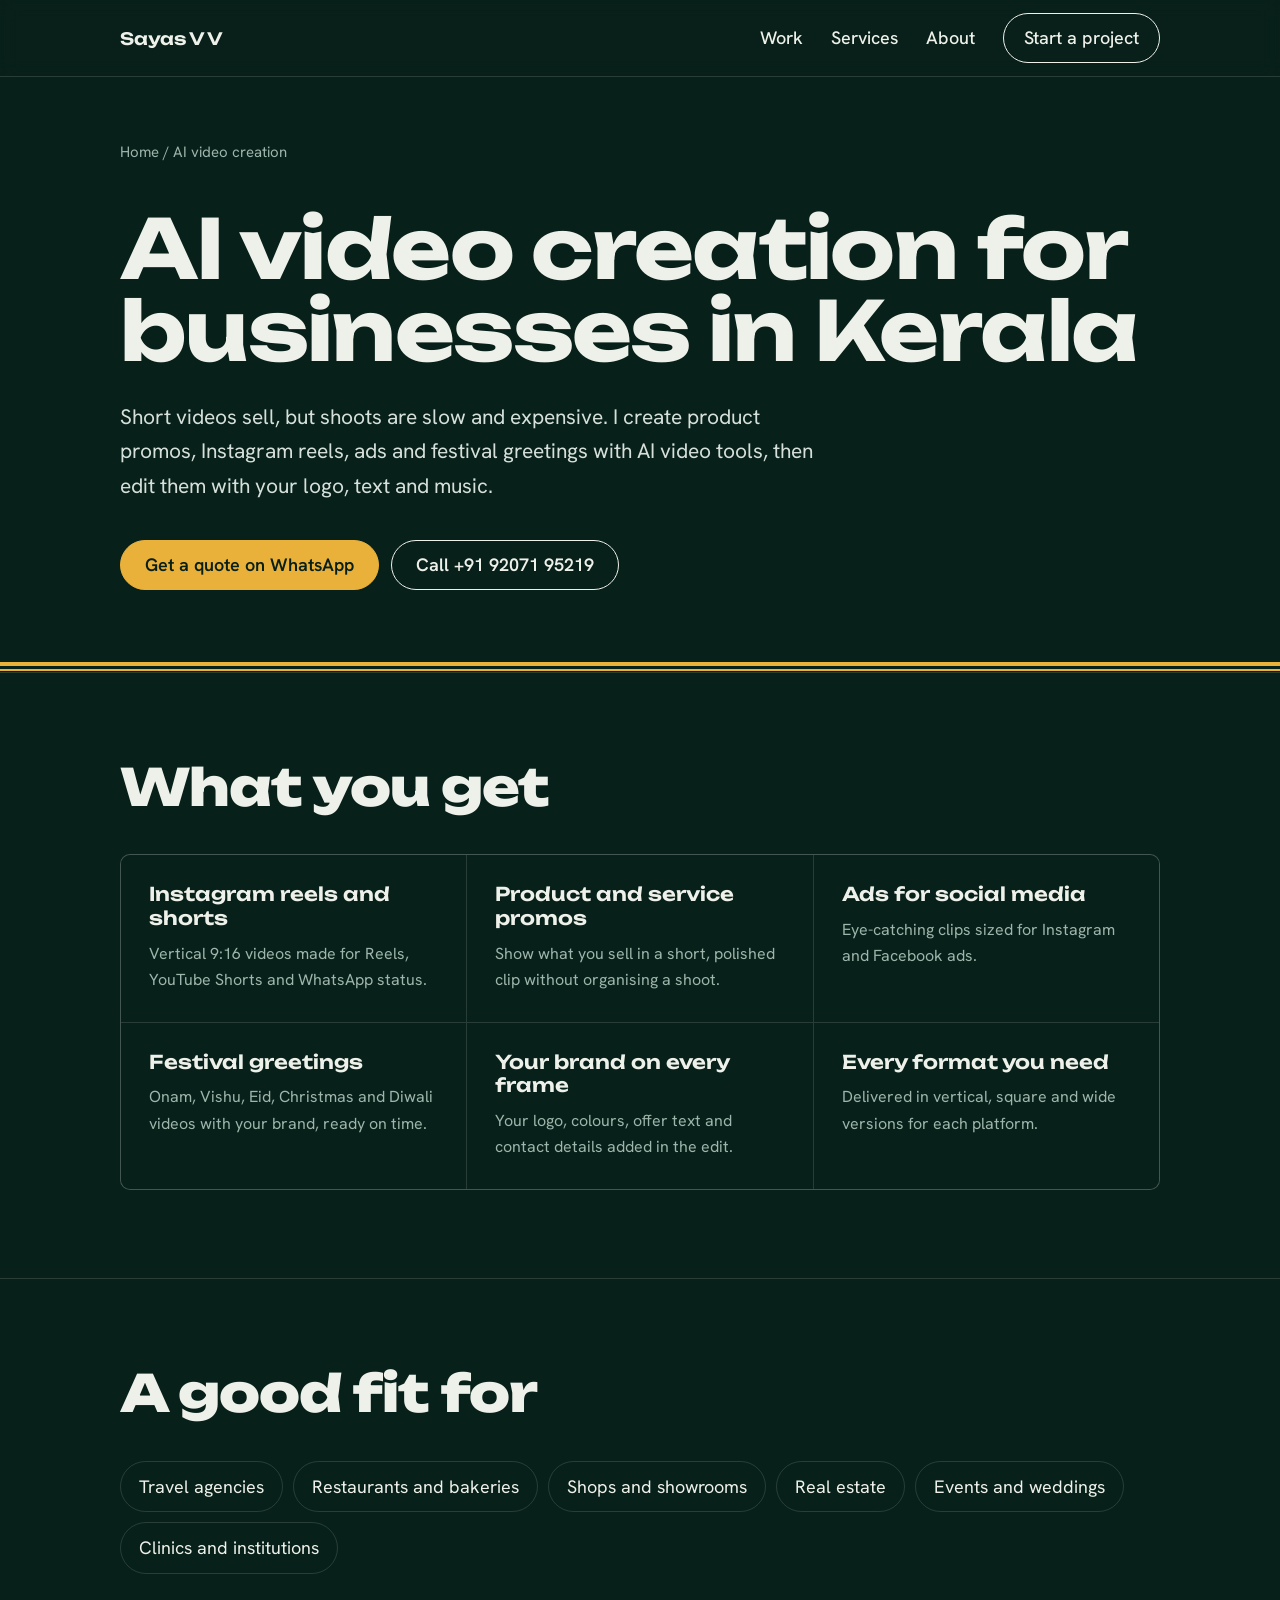
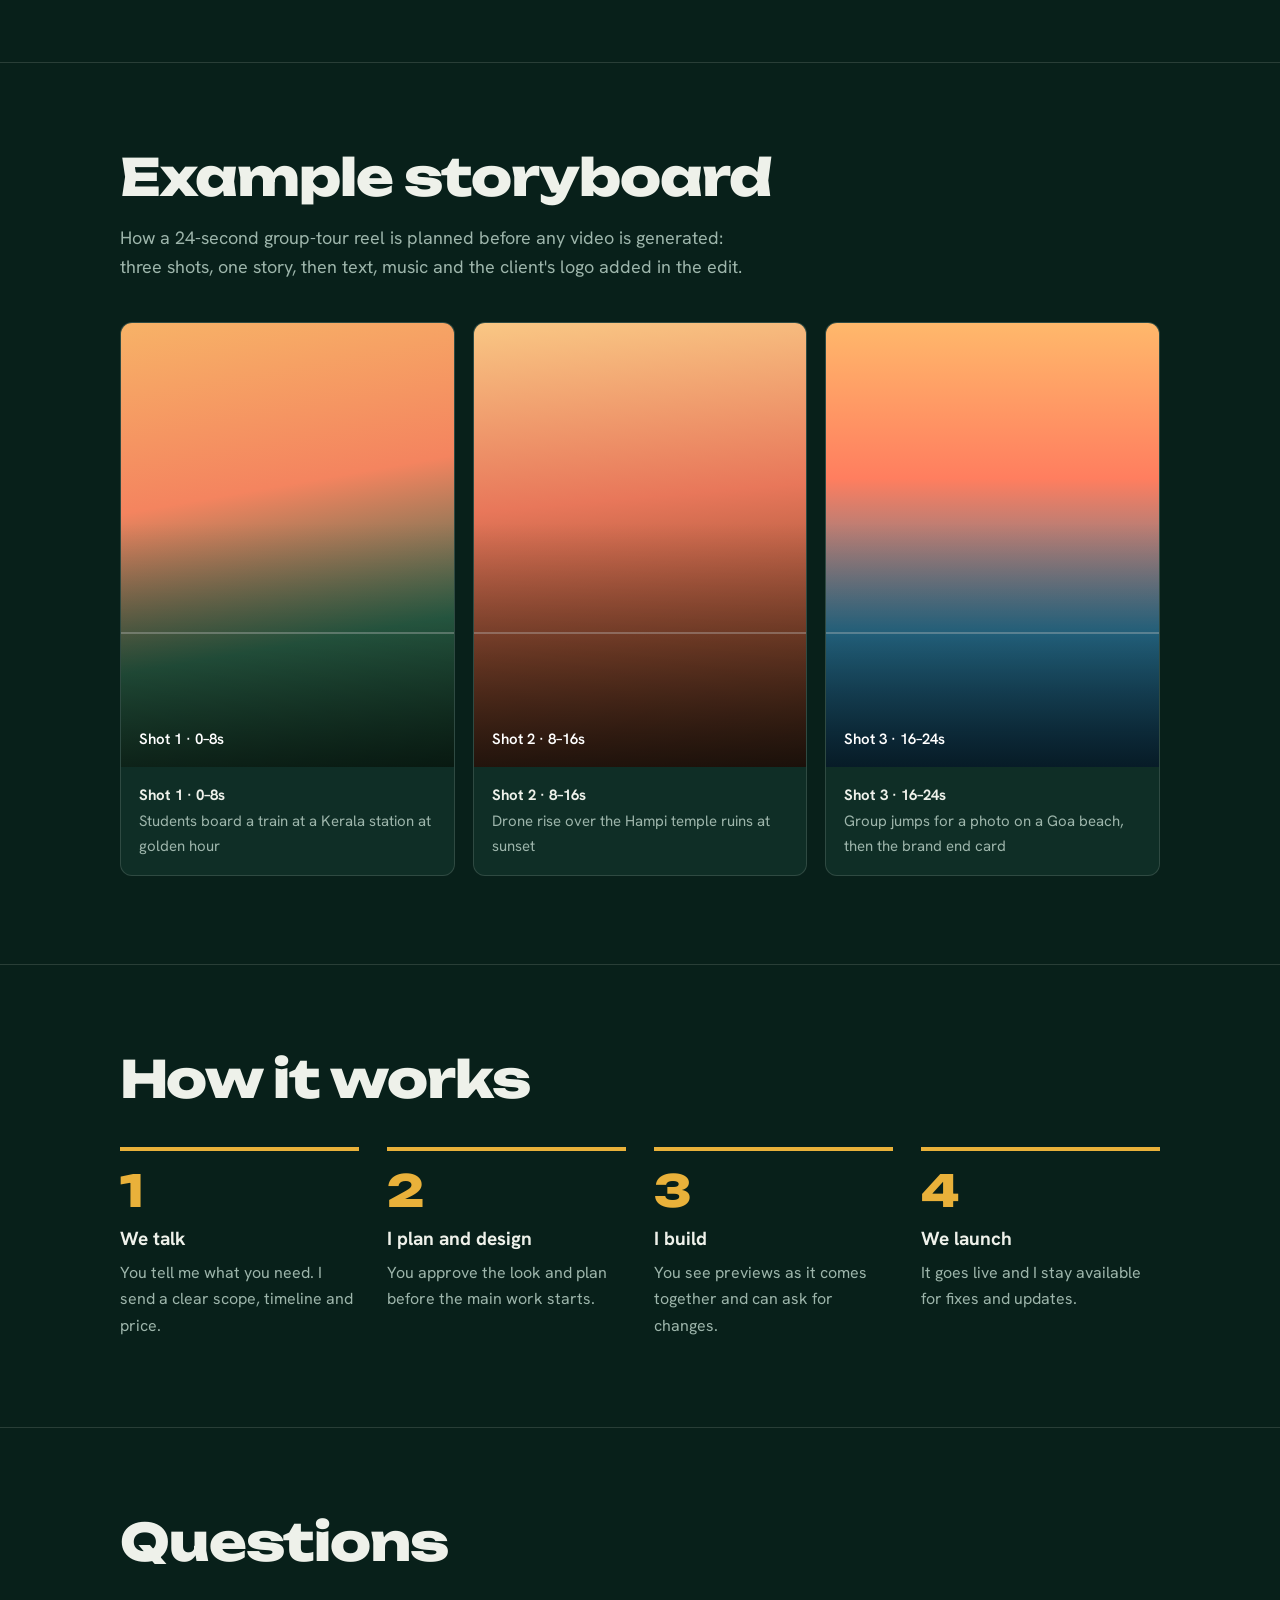
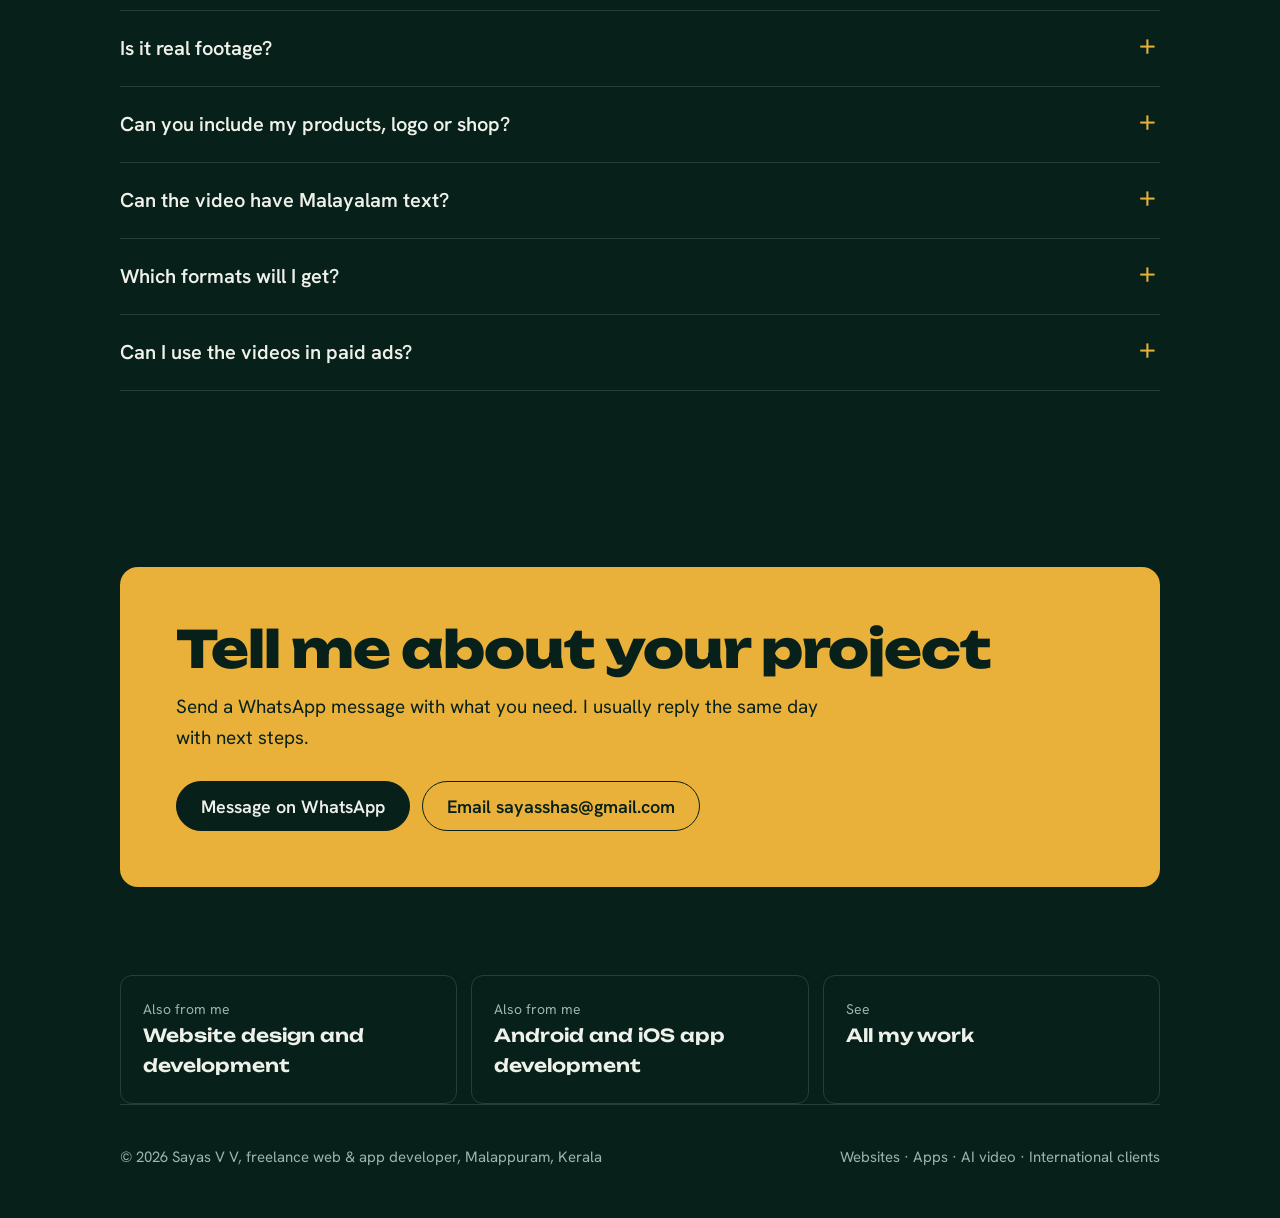
<file: ai-video-creation-kerala/index.html>
<!DOCTYPE html>
<html lang="en-IN" class="no-js">
<head>
<meta charset="utf-8">
<meta name="format-detection" content="telephone=no">
<meta name="viewport" content="width=device-width, initial-scale=1, viewport-fit=cover">
<title>AI Video Creation for Businesses in Kerala | Sayas V V</title>
<meta name="description" content="AI video creation for Kerala businesses: product promos, Instagram reels, ads and festival greetings made with AI video tools, edited with your brand.">
<link rel="canonical" href="https://www.sayasvvportfolio.space/ai-video-creation-kerala/">
<meta name="robots" content="index, follow, max-image-preview:large">
<meta property="og:type" content="website">
<meta property="og:site_name" content="Sayas V V">
<meta property="og:locale" content="en_IN">
<meta property="og:title" content="AI Video Creation for Businesses in Kerala | Sayas V V">
<meta property="og:description" content="AI video creation for Kerala businesses: product promos, Instagram reels, ads and festival greetings made with AI video tools, edited with your brand.">
<meta property="og:url" content="https://www.sayasvvportfolio.space/ai-video-creation-kerala/">
<meta property="og:image" content="https://www.sayasvvportfolio.space/og-image.jpg">
<meta name="twitter:card" content="summary_large_image">
<meta name="theme-color" content="#08201A">
<link rel="manifest" href="../site.webmanifest">
<meta name="msapplication-TileColor" content="#08201A">
<link rel="icon" href="../favicon.svg" type="image/svg+xml">
<link rel="apple-touch-icon" href="../apple-touch-icon.png">
<link rel="preconnect" href="https://fonts.googleapis.com">
<link rel="preconnect" href="https://fonts.gstatic.com" crossorigin>
<link href="https://fonts.googleapis.com/css2?family=Unbounded:wght@600;800&family=Hanken+Grotesk:wght@400;500;600&display=swap" rel="stylesheet">
<link rel="stylesheet" href="../assets/site.css">
<script type="application/ld+json">
{
 "@context": "https://schema.org",
 "@graph": [
  {
   "@type": "Service",
   "name": "AI video creation",
   "serviceType": "AI video creation",
   "url": "https://www.sayasvvportfolio.space/ai-video-creation-kerala/",
   "provider": {
    "@type": "Person",
    "@id": "https://www.sayasvvportfolio.space/#person",
    "name": "Sayas V V"
   },
   "areaServed": [
    {
     "@type": "City",
     "name": "Malappuram"
    },
    {
     "@type": "State",
     "name": "Kerala"
    }
   ],
   "description": "AI video creation for Kerala businesses: product promos, Instagram reels, ads and festival greetings made with AI video tools, edited with your brand."
  },
  {
   "@type": "FAQPage",
   "mainEntity": [
    {
     "@type": "Question",
     "name": "Is it real footage?",
     "acceptedAnswer": {
      "@type": "Answer",
      "text": "No. The scenes are generated with AI video tools from a written script and storyboard, then edited together with your branding. It is clearly a creative video, not a recording of your premises."
     }
    },
    {
     "@type": "Question",
     "name": "Can you include my products, logo or shop?",
     "acceptedAnswer": {
      "@type": "Answer",
      "text": "Your logo, text and brand colours are added in the edit. Your own product photos can also be used as a starting point for scenes."
     }
    },
    {
     "@type": "Question",
     "name": "Can the video have Malayalam text?",
     "acceptedAnswer": {
      "@type": "Answer",
      "text": "Yes. On-screen text and captions can be in Malayalam, English or both."
     }
    },
    {
     "@type": "Question",
     "name": "Which formats will I get?",
     "acceptedAnswer": {
      "@type": "Answer",
      "text": "Vertical 9:16 for Reels and Shorts, square 1:1 for feeds and wide 16:9 for YouTube or your website, as needed."
     }
    },
    {
     "@type": "Question",
     "name": "Can I use the videos in paid ads?",
     "acceptedAnswer": {
      "@type": "Answer",
      "text": "Yes, you can use them across your social media and ads."
     }
    }
   ]
  },
  {
   "@type": "BreadcrumbList",
   "itemListElement": [
    {
     "@type": "ListItem",
     "position": 1,
     "name": "Home",
     "item": "https://www.sayasvvportfolio.space/"
    },
    {
     "@type": "ListItem",
     "position": 2,
     "name": "AI video creation",
     "item": "https://www.sayasvvportfolio.space/ai-video-creation-kerala/"
    }
   ]
  }
 ]
}
</script>
</head>
<body>
<header>
  <div class="wrap">
    <a class="brand" href="../">Sayas V V</a>
    <nav aria-label="Main">
      <a href="../#work">Work</a>
      <a href="../#services">Services</a>
      <a href="../#about">About</a>
      <a class="pill" href="https://wa.me/919207195219?text=Hi%20Sayas%2C%20I%27d%20like%20to%20discuss%20a%20project." target="_blank" rel="noopener">Start a project</a>
    </nav>
    <button class="menu-btn" id="menuBtn" aria-expanded="false" aria-controls="menu">Menu</button>
  </div>
</header>
<nav id="menu" aria-label="Mobile">
  <a href="../">Home</a>
  <a href="../#work">Work</a>
  <a href="../web-design-malappuram/">Websites</a>
  <a href="../app-development-kerala/">Apps</a>
  <a href="../ai-video-creation-kerala/">AI video</a>
  <a href="../hire-web-developer-india/">International</a>
  <a href="../#contact">Contact</a>
</nav>
<main>
  <div class="wrap">
    <p class="crumbs"><a href="../">Home</a> / AI video creation</p>
    <div class="hero">
      <h1 class="d">AI video creation for businesses in Kerala</h1>
      <p class="lede">Short videos sell, but shoots are slow and expensive. I create product promos, Instagram reels, ads and festival greetings with AI video tools, then edit them with your logo, text and music.</p>
      <div class="btns">
        <a class="btn solid" href="https://wa.me/919207195219?text=Hi%20Sayas%2C%20I%27d%20like%20to%20discuss%20a%20project." target="_blank" rel="noopener">Get a quote on WhatsApp</a>
        <a class="btn" href="tel:+919207195219">Call +91 92071 95219</a>
      </div>
    </div>
  </div>
  <div class="kasavu"></div>

  <section>
    <div class="wrap">
      <h2 class="rv">What you get</h2>
      <div class="grid"><div class="rv"><h3>Instagram reels and shorts</h3><p>Vertical 9:16 videos made for Reels, YouTube Shorts and WhatsApp status.</p></div><div class="rv"><h3>Product and service promos</h3><p>Show what you sell in a short, polished clip without organising a shoot.</p></div><div class="rv"><h3>Ads for social media</h3><p>Eye-catching clips sized for Instagram and Facebook ads.</p></div><div class="rv"><h3>Festival greetings</h3><p>Onam, Vishu, Eid, Christmas and Diwali videos with your brand, ready on time.</p></div><div class="rv"><h3>Your brand on every frame</h3><p>Your logo, colours, offer text and contact details added in the edit.</p></div><div class="rv"><h3>Every format you need</h3><p>Delivered in vertical, square and wide versions for each platform.</p></div></div>
    </div>
  </section>

  <section>
    <div class="wrap">
      <h2 class="rv">A good fit for</h2>
      <div class="fit rv"><span>Travel agencies</span><span>Restaurants and bakeries</span><span>Shops and showrooms</span><span>Real estate</span><span>Events and weddings</span><span>Clinics and institutions</span></div>
    </div>
  </section>

  <section>
    <div class="wrap">
      <h2 class="rv">Example storyboard</h2>
      <p class="lead rv">How a 24-second group-tour reel is planned before any video is generated: three shots, one story, then text, music and the client's logo added in the edit.</p>
      <div class="board"><div class="frame rv"><div class="shot s1"><i></i><span>Shot 1 · 0–8s</span></div><div class="cap"><b>Shot 1 · 0–8s</b>Students board a train at a Kerala station at golden hour</div></div><div class="frame rv"><div class="shot s2"><i></i><span>Shot 2 · 8–16s</span></div><div class="cap"><b>Shot 2 · 8–16s</b>Drone rise over the Hampi temple ruins at sunset</div></div><div class="frame rv"><div class="shot s3"><i></i><span>Shot 3 · 16–24s</span></div><div class="cap"><b>Shot 3 · 16–24s</b>Group jumps for a photo on a Goa beach, then the brand end card</div></div></div>
    </div>
  </section>

  <section>
    <div class="wrap">
      <h2 class="rv">How it works</h2>
      <div class="steps">
        <div class="rv"><h3>We talk</h3><p>You tell me what you need. I send a clear scope, timeline and price.</p></div>
        <div class="rv"><h3>I plan and design</h3><p>You approve the look and plan before the main work starts.</p></div>
        <div class="rv"><h3>I build</h3><p>You see previews as it comes together and can ask for changes.</p></div>
        <div class="rv"><h3>We launch</h3><p>It goes live and I stay available for fixes and updates.</p></div>
      </div>
    </div>
  </section>

  <section class="faq">
    <div class="wrap">
      <h2 class="rv">Questions</h2>
      <details class="rv"><summary>Is it real footage?</summary><p>No. The scenes are generated with AI video tools from a written script and storyboard, then edited together with your branding. It is clearly a creative video, not a recording of your premises.</p></details><details class="rv"><summary>Can you include my products, logo or shop?</summary><p>Your logo, text and brand colours are added in the edit. Your own product photos can also be used as a starting point for scenes.</p></details><details class="rv"><summary>Can the video have Malayalam text?</summary><p>Yes. On-screen text and captions can be in Malayalam, English or both.</p></details><details class="rv"><summary>Which formats will I get?</summary><p>Vertical 9:16 for Reels and Shorts, square 1:1 for feeds and wide 16:9 for YouTube or your website, as needed.</p></details><details class="rv"><summary>Can I use the videos in paid ads?</summary><p>Yes, you can use them across your social media and ads.</p></details>
    </div>
  </section>

  <div class="wrap">
    <div class="cta rv">
      <h2>Tell me about your project</h2>
      <p>Send a WhatsApp message with what you need. I usually reply the same day with next steps.</p>
      <div class="btns">
        <a class="btn solid" href="https://wa.me/919207195219?text=Hi%20Sayas%2C%20I%27d%20like%20to%20discuss%20a%20project." target="_blank" rel="noopener">Message on WhatsApp</a>
        <a class="btn" href="mailto:sayasshas@gmail.com?subject=Project%20enquiry">Email sayasshas@gmail.com</a>
      </div>
    </div>
    <div class="more"><a href="../web-design-malappuram/"><small>Also from me</small><b>Website design and development</b></a><a href="../app-development-kerala/"><small>Also from me</small><b>Android and iOS app development</b></a><a href="../#work"><small>See</small><b>All my work</b></a></div>
  </div>
</main>

<div class="wrap">
  <footer>
    <span>© <span class="yr">2026</span> <a href="../">Sayas V V</a>, freelance web &amp; app developer, Malappuram, Kerala</span>
    <span><a href="../web-design-malappuram/">Websites</a> · <a href="../app-development-kerala/">Apps</a> · <a href="../ai-video-creation-kerala/">AI video</a> · <a href="../hire-web-developer-india/">International clients</a></span>
  </footer>
</div>

<div class="m-cta">
  <a class="wa" href="https://wa.me/919207195219?text=Hi%20Sayas%2C%20I%27d%20like%20to%20discuss%20a%20project." target="_blank" rel="noopener">WhatsApp me</a>
  <a class="call" href="tel:+919207195219">Call</a>
</div>

<script>
(function(){
  var h=document.documentElement; h.classList.remove('no-js');
  document.querySelectorAll('.yr').forEach(function(e){e.textContent=new Date().getFullYear();});
  var b=document.getElementById('menuBtn');
  function set(o){h.classList.toggle('menu-open',o);b.setAttribute('aria-expanded',o);b.textContent=o?'Close':'Menu';document.body.style.overflow=o?'hidden':'';}
  b.addEventListener('click',function(){set(!h.classList.contains('menu-open'));});
  document.querySelectorAll('#menu a').forEach(function(a){a.addEventListener('click',function(){set(false);});});
  addEventListener('keydown',function(e){if(e.key==='Escape')set(false);});
  var mc=document.querySelector('.m-cta'),hb=document.querySelector('.hero .btns');
  if('IntersectionObserver' in window&&mc&&hb){new IntersectionObserver(function(e){mc.classList.toggle('show',!e[0].isIntersecting);}).observe(hb);}
  if(!('IntersectionObserver' in window)){document.querySelectorAll('.rv').forEach(function(e){e.classList.add('in');});return;}
  var io=new IntersectionObserver(function(en){en.forEach(function(x){if(x.isIntersecting){x.target.classList.add('in');io.unobserve(x.target);}});},{rootMargin:'0px 0px -8% 0px'});
  document.querySelectorAll('.rv').forEach(function(e,i){e.style.transitionDelay=(i%3)*0.06+'s';io.observe(e);});
})();
</script>
</body>
</html>
</file>
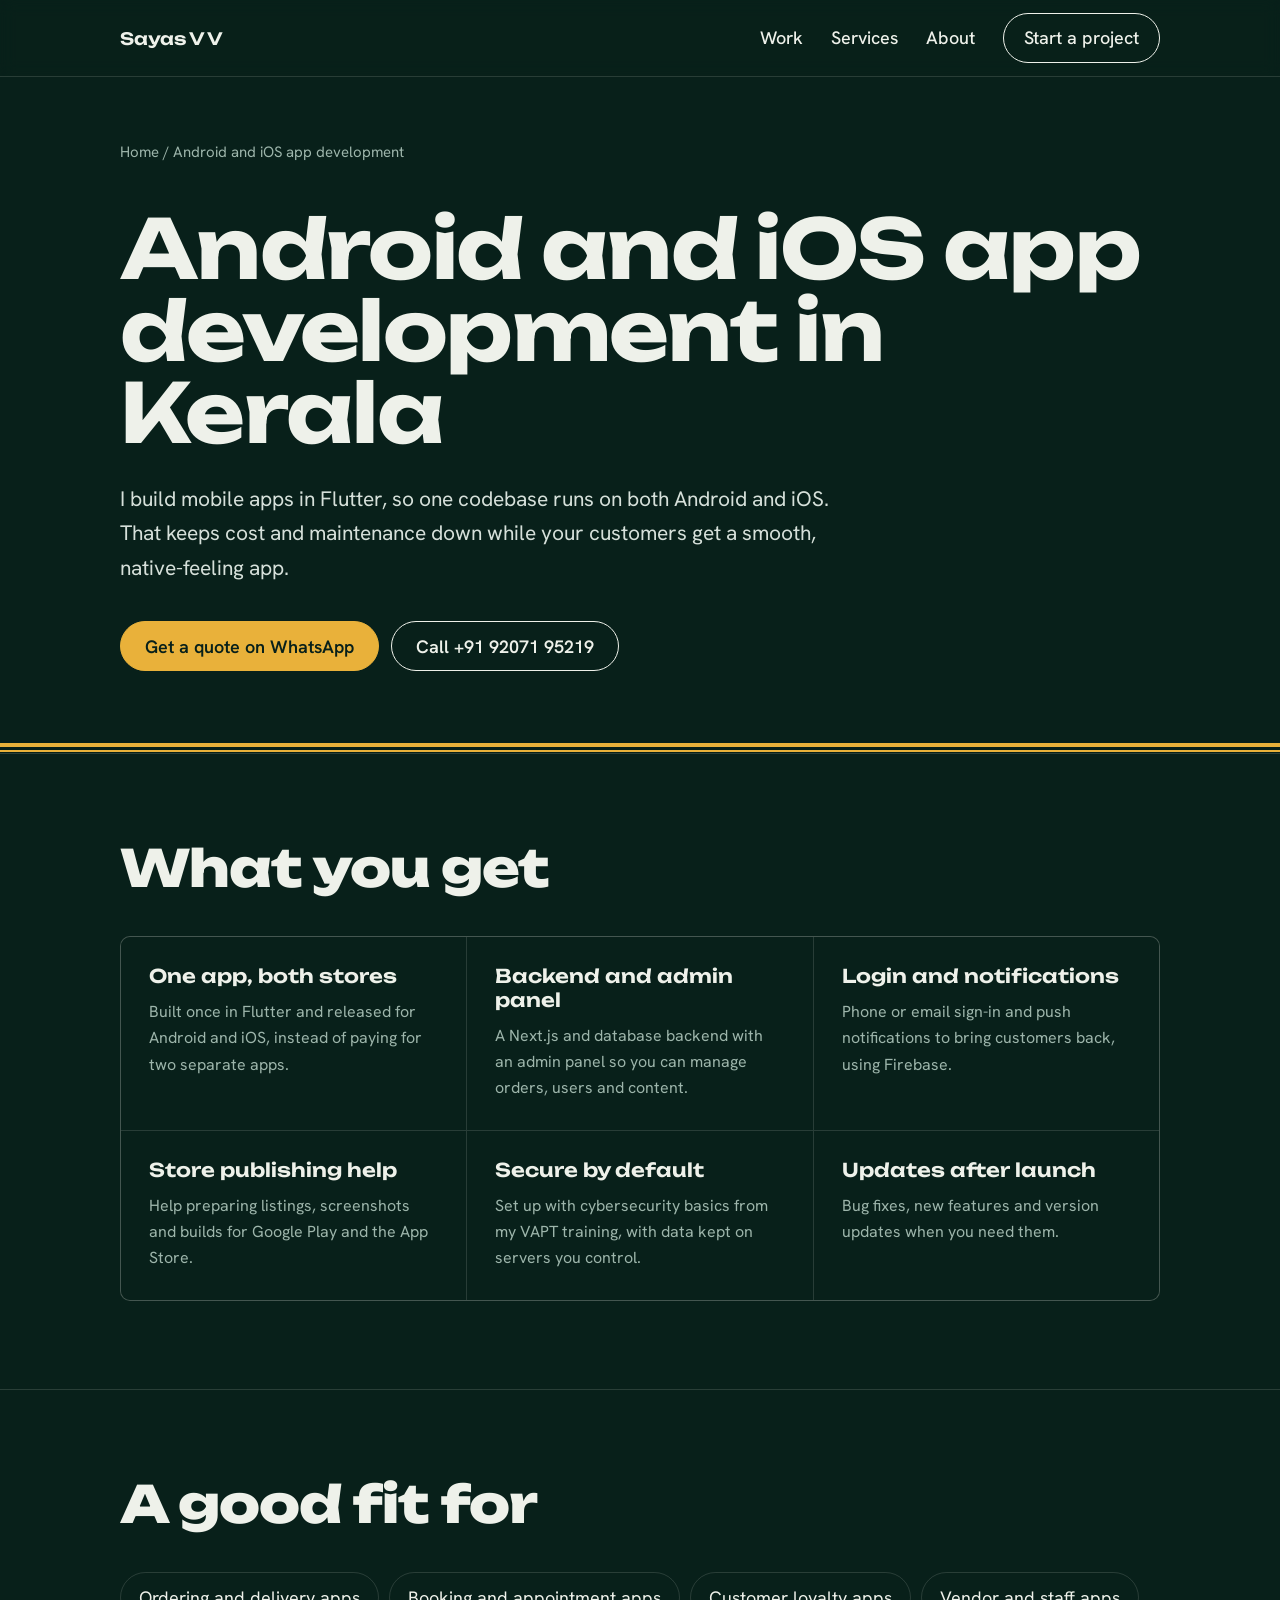
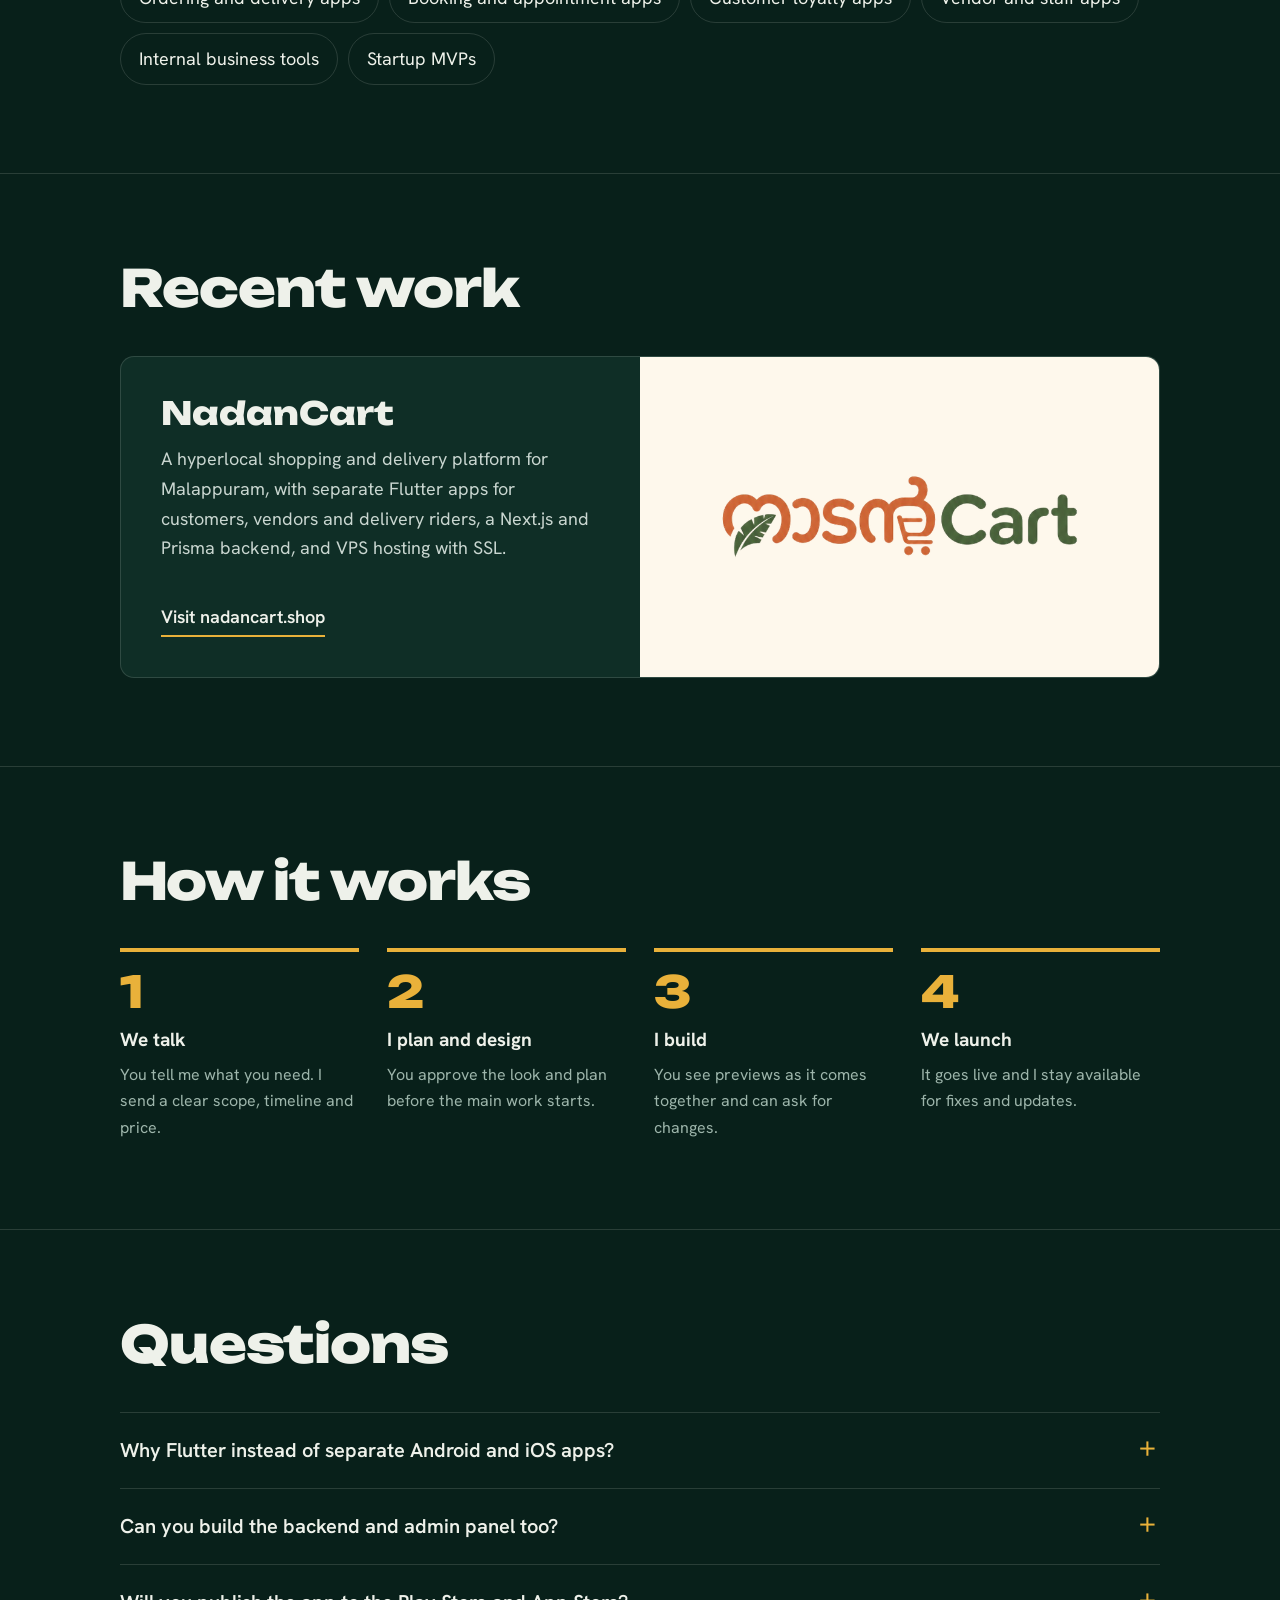
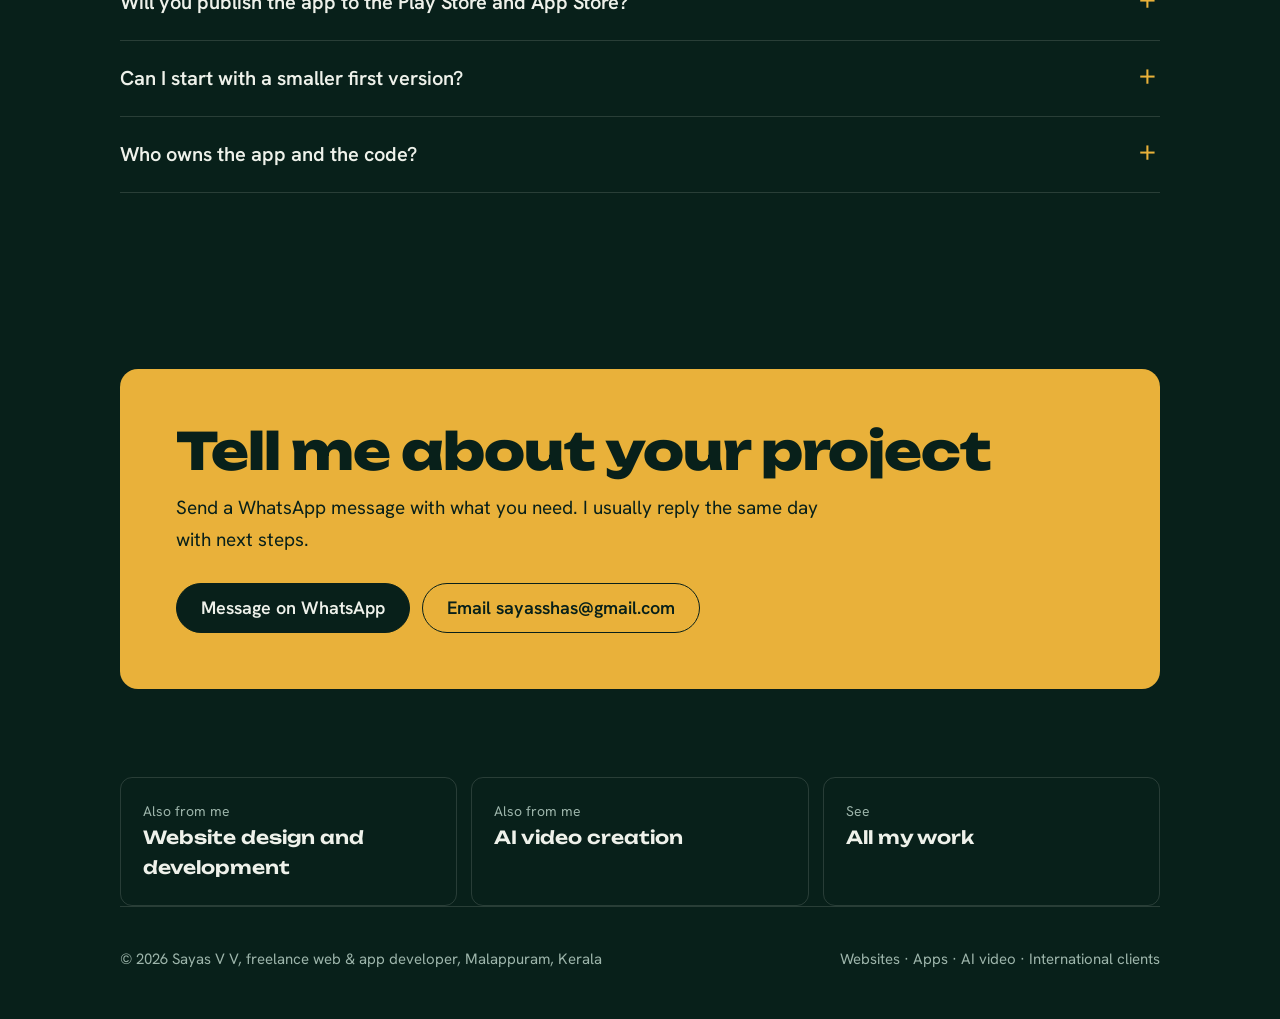
<file: app-development-kerala/index.html>
<!DOCTYPE html>
<html lang="en-IN" class="no-js">
<head>
<meta charset="utf-8">
<meta name="format-detection" content="telephone=no">
<meta name="viewport" content="width=device-width, initial-scale=1, viewport-fit=cover">
<title>Android &amp; iOS App Development in Kerala | Sayas V V</title>
<meta name="description" content="Flutter app development in Kerala for Android and iOS. Customer, vendor and delivery apps with admin panel and backend, built by a freelance developer.">
<link rel="canonical" href="https://www.sayasvvportfolio.space/app-development-kerala/">
<meta name="robots" content="index, follow, max-image-preview:large">
<meta property="og:type" content="website">
<meta property="og:site_name" content="Sayas V V">
<meta property="og:locale" content="en_IN">
<meta property="og:title" content="Android &amp; iOS App Development in Kerala | Sayas V V">
<meta property="og:description" content="Flutter app development in Kerala for Android and iOS. Customer, vendor and delivery apps with admin panel and backend, built by a freelance developer.">
<meta property="og:url" content="https://www.sayasvvportfolio.space/app-development-kerala/">
<meta property="og:image" content="https://www.sayasvvportfolio.space/og-image.jpg">
<meta name="twitter:card" content="summary_large_image">
<meta name="theme-color" content="#08201A">
<link rel="manifest" href="../site.webmanifest">
<meta name="msapplication-TileColor" content="#08201A">
<link rel="icon" href="../favicon.svg" type="image/svg+xml">
<link rel="apple-touch-icon" href="../apple-touch-icon.png">
<link rel="preconnect" href="https://fonts.googleapis.com">
<link rel="preconnect" href="https://fonts.gstatic.com" crossorigin>
<link href="https://fonts.googleapis.com/css2?family=Unbounded:wght@600;800&family=Hanken+Grotesk:wght@400;500;600&display=swap" rel="stylesheet">
<link rel="stylesheet" href="../assets/site.css">
<script type="application/ld+json">
{
 "@context": "https://schema.org",
 "@graph": [
  {
   "@type": "Service",
   "name": "Android and iOS app development",
   "serviceType": "Android and iOS app development",
   "url": "https://www.sayasvvportfolio.space/app-development-kerala/",
   "provider": {
    "@type": "Person",
    "@id": "https://www.sayasvvportfolio.space/#person",
    "name": "Sayas V V"
   },
   "areaServed": [
    {
     "@type": "City",
     "name": "Malappuram"
    },
    {
     "@type": "State",
     "name": "Kerala"
    }
   ],
   "description": "Flutter app development in Kerala for Android and iOS. Customer, vendor and delivery apps with admin panel and backend, built by a freelance developer."
  },
  {
   "@type": "FAQPage",
   "mainEntity": [
    {
     "@type": "Question",
     "name": "Why Flutter instead of separate Android and iOS apps?",
     "acceptedAnswer": {
      "@type": "Answer",
      "text": "Flutter lets one codebase run on both platforms, so you pay for one build and get updates on both at the same time."
     }
    },
    {
     "@type": "Question",
     "name": "Can you build the backend and admin panel too?",
     "acceptedAnswer": {
      "@type": "Answer",
      "text": "Yes. I build the server, database and admin panel, and host it on a VPS with SSL."
     }
    },
    {
     "@type": "Question",
     "name": "Will you publish the app to the Play Store and App Store?",
     "acceptedAnswer": {
      "@type": "Answer",
      "text": "I prepare the builds and store listings and guide you through publishing under your own developer accounts."
     }
    },
    {
     "@type": "Question",
     "name": "Can I start with a smaller first version?",
     "acceptedAnswer": {
      "@type": "Answer",
      "text": "Yes. Launching a focused first version and adding features later is often the smartest way to start."
     }
    },
    {
     "@type": "Question",
     "name": "Who owns the app and the code?",
     "acceptedAnswer": {
      "@type": "Answer",
      "text": "You do. The app is published under your accounts and you get the source code."
     }
    }
   ]
  },
  {
   "@type": "BreadcrumbList",
   "itemListElement": [
    {
     "@type": "ListItem",
     "position": 1,
     "name": "Home",
     "item": "https://www.sayasvvportfolio.space/"
    },
    {
     "@type": "ListItem",
     "position": 2,
     "name": "Android and iOS app development",
     "item": "https://www.sayasvvportfolio.space/app-development-kerala/"
    }
   ]
  }
 ]
}
</script>
</head>
<body>
<header>
  <div class="wrap">
    <a class="brand" href="../">Sayas V V</a>
    <nav aria-label="Main">
      <a href="../#work">Work</a>
      <a href="../#services">Services</a>
      <a href="../#about">About</a>
      <a class="pill" href="https://wa.me/919207195219?text=Hi%20Sayas%2C%20I%27d%20like%20to%20discuss%20a%20project." target="_blank" rel="noopener">Start a project</a>
    </nav>
    <button class="menu-btn" id="menuBtn" aria-expanded="false" aria-controls="menu">Menu</button>
  </div>
</header>
<nav id="menu" aria-label="Mobile">
  <a href="../">Home</a>
  <a href="../#work">Work</a>
  <a href="../web-design-malappuram/">Websites</a>
  <a href="../app-development-kerala/">Apps</a>
  <a href="../ai-video-creation-kerala/">AI video</a>
  <a href="../hire-web-developer-india/">International</a>
  <a href="../#contact">Contact</a>
</nav>
<main>
  <div class="wrap">
    <p class="crumbs"><a href="../">Home</a> / Android and iOS app development</p>
    <div class="hero">
      <h1 class="d">Android and iOS app development in Kerala</h1>
      <p class="lede">I build mobile apps in Flutter, so one codebase runs on both Android and iOS. That keeps cost and maintenance down while your customers get a smooth, native-feeling app.</p>
      <div class="btns">
        <a class="btn solid" href="https://wa.me/919207195219?text=Hi%20Sayas%2C%20I%27d%20like%20to%20discuss%20a%20project." target="_blank" rel="noopener">Get a quote on WhatsApp</a>
        <a class="btn" href="tel:+919207195219">Call +91 92071 95219</a>
      </div>
    </div>
  </div>
  <div class="kasavu"></div>

  <section>
    <div class="wrap">
      <h2 class="rv">What you get</h2>
      <div class="grid"><div class="rv"><h3>One app, both stores</h3><p>Built once in Flutter and released for Android and iOS, instead of paying for two separate apps.</p></div><div class="rv"><h3>Backend and admin panel</h3><p>A Next.js and database backend with an admin panel so you can manage orders, users and content.</p></div><div class="rv"><h3>Login and notifications</h3><p>Phone or email sign-in and push notifications to bring customers back, using Firebase.</p></div><div class="rv"><h3>Store publishing help</h3><p>Help preparing listings, screenshots and builds for Google Play and the App Store.</p></div><div class="rv"><h3>Secure by default</h3><p>Set up with cybersecurity basics from my VAPT training, with data kept on servers you control.</p></div><div class="rv"><h3>Updates after launch</h3><p>Bug fixes, new features and version updates when you need them.</p></div></div>
    </div>
  </section>

  <section>
    <div class="wrap">
      <h2 class="rv">A good fit for</h2>
      <div class="fit rv"><span>Ordering and delivery apps</span><span>Booking and appointment apps</span><span>Customer loyalty apps</span><span>Vendor and staff apps</span><span>Internal business tools</span><span>Startup MVPs</span></div>
    </div>
  </section>

  <section>
    <div class="wrap">
      <h2 class="rv">Recent work</h2>
      <article class="proof rv">
        <div class="info"><h3>NadanCart</h3><p>A hyperlocal shopping and delivery platform for Malappuram, with separate Flutter apps for customers, vendors and delivery riders, a Next.js and Prisma backend, and VPS hosting with SSL.</p><a class="go" href="https://www.nadancart.shop" target="_blank" rel="noopener">Visit nadancart.shop</a></div>
        <div class="media cart"><img src="../assets/logo-nadancart.png" alt="NadanCart logo" loading="lazy"></div>
      </article>
    </div>
  </section>

  <section>
    <div class="wrap">
      <h2 class="rv">How it works</h2>
      <div class="steps">
        <div class="rv"><h3>We talk</h3><p>You tell me what you need. I send a clear scope, timeline and price.</p></div>
        <div class="rv"><h3>I plan and design</h3><p>You approve the look and plan before the main work starts.</p></div>
        <div class="rv"><h3>I build</h3><p>You see previews as it comes together and can ask for changes.</p></div>
        <div class="rv"><h3>We launch</h3><p>It goes live and I stay available for fixes and updates.</p></div>
      </div>
    </div>
  </section>

  <section class="faq">
    <div class="wrap">
      <h2 class="rv">Questions</h2>
      <details class="rv"><summary>Why Flutter instead of separate Android and iOS apps?</summary><p>Flutter lets one codebase run on both platforms, so you pay for one build and get updates on both at the same time.</p></details><details class="rv"><summary>Can you build the backend and admin panel too?</summary><p>Yes. I build the server, database and admin panel, and host it on a VPS with SSL.</p></details><details class="rv"><summary>Will you publish the app to the Play Store and App Store?</summary><p>I prepare the builds and store listings and guide you through publishing under your own developer accounts.</p></details><details class="rv"><summary>Can I start with a smaller first version?</summary><p>Yes. Launching a focused first version and adding features later is often the smartest way to start.</p></details><details class="rv"><summary>Who owns the app and the code?</summary><p>You do. The app is published under your accounts and you get the source code.</p></details>
    </div>
  </section>

  <div class="wrap">
    <div class="cta rv">
      <h2>Tell me about your project</h2>
      <p>Send a WhatsApp message with what you need. I usually reply the same day with next steps.</p>
      <div class="btns">
        <a class="btn solid" href="https://wa.me/919207195219?text=Hi%20Sayas%2C%20I%27d%20like%20to%20discuss%20a%20project." target="_blank" rel="noopener">Message on WhatsApp</a>
        <a class="btn" href="mailto:sayasshas@gmail.com?subject=Project%20enquiry">Email sayasshas@gmail.com</a>
      </div>
    </div>
    <div class="more"><a href="../web-design-malappuram/"><small>Also from me</small><b>Website design and development</b></a><a href="../ai-video-creation-kerala/"><small>Also from me</small><b>AI video creation</b></a><a href="../#work"><small>See</small><b>All my work</b></a></div>
  </div>
</main>

<div class="wrap">
  <footer>
    <span>© <span class="yr">2026</span> <a href="../">Sayas V V</a>, freelance web &amp; app developer, Malappuram, Kerala</span>
    <span><a href="../web-design-malappuram/">Websites</a> · <a href="../app-development-kerala/">Apps</a> · <a href="../ai-video-creation-kerala/">AI video</a> · <a href="../hire-web-developer-india/">International clients</a></span>
  </footer>
</div>

<div class="m-cta">
  <a class="wa" href="https://wa.me/919207195219?text=Hi%20Sayas%2C%20I%27d%20like%20to%20discuss%20a%20project." target="_blank" rel="noopener">WhatsApp me</a>
  <a class="call" href="tel:+919207195219">Call</a>
</div>

<script>
(function(){
  var h=document.documentElement; h.classList.remove('no-js');
  document.querySelectorAll('.yr').forEach(function(e){e.textContent=new Date().getFullYear();});
  var b=document.getElementById('menuBtn');
  function set(o){h.classList.toggle('menu-open',o);b.setAttribute('aria-expanded',o);b.textContent=o?'Close':'Menu';document.body.style.overflow=o?'hidden':'';}
  b.addEventListener('click',function(){set(!h.classList.contains('menu-open'));});
  document.querySelectorAll('#menu a').forEach(function(a){a.addEventListener('click',function(){set(false);});});
  addEventListener('keydown',function(e){if(e.key==='Escape')set(false);});
  var mc=document.querySelector('.m-cta'),hb=document.querySelector('.hero .btns');
  if('IntersectionObserver' in window&&mc&&hb){new IntersectionObserver(function(e){mc.classList.toggle('show',!e[0].isIntersecting);}).observe(hb);}
  if(!('IntersectionObserver' in window)){document.querySelectorAll('.rv').forEach(function(e){e.classList.add('in');});return;}
  var io=new IntersectionObserver(function(en){en.forEach(function(x){if(x.isIntersecting){x.target.classList.add('in');io.unobserve(x.target);}});},{rootMargin:'0px 0px -8% 0px'});
  document.querySelectorAll('.rv').forEach(function(e,i){e.style.transitionDelay=(i%3)*0.06+'s';io.observe(e);});
})();
</script>
</body>
</html>
</file>
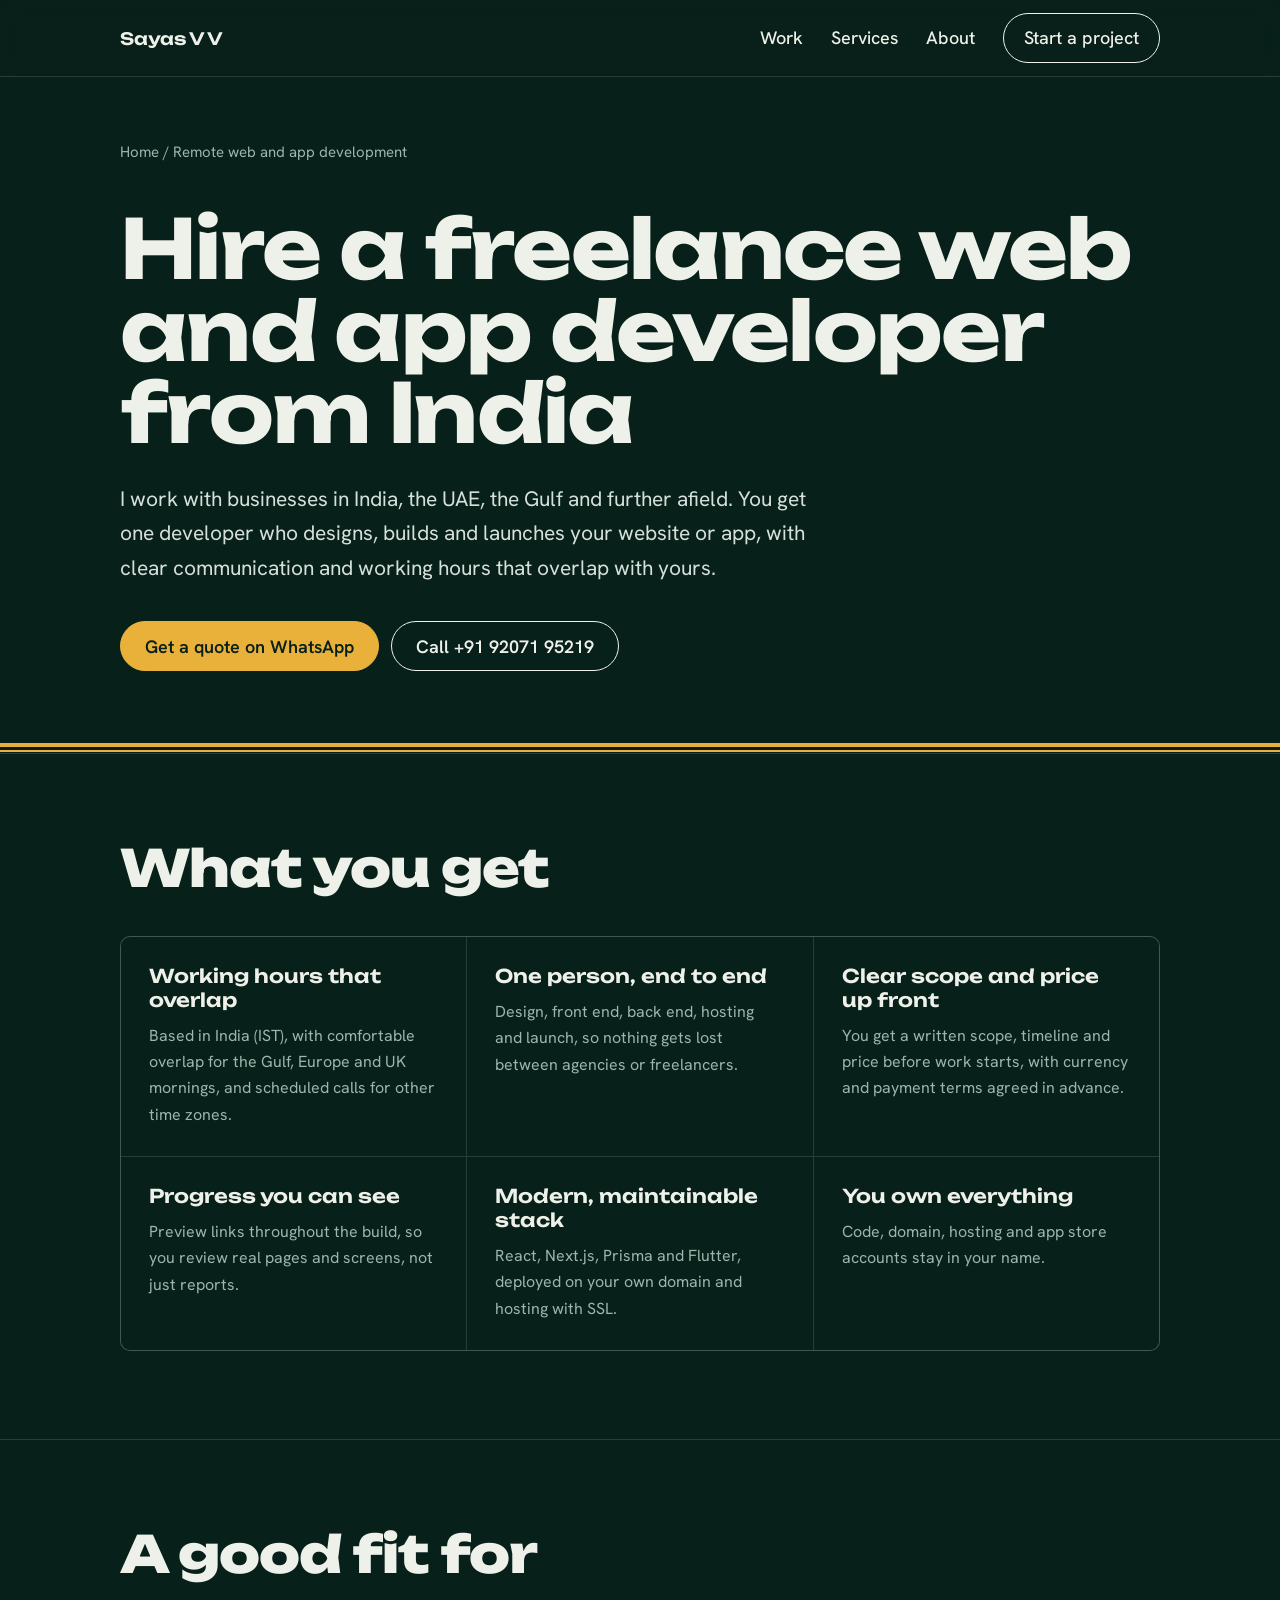
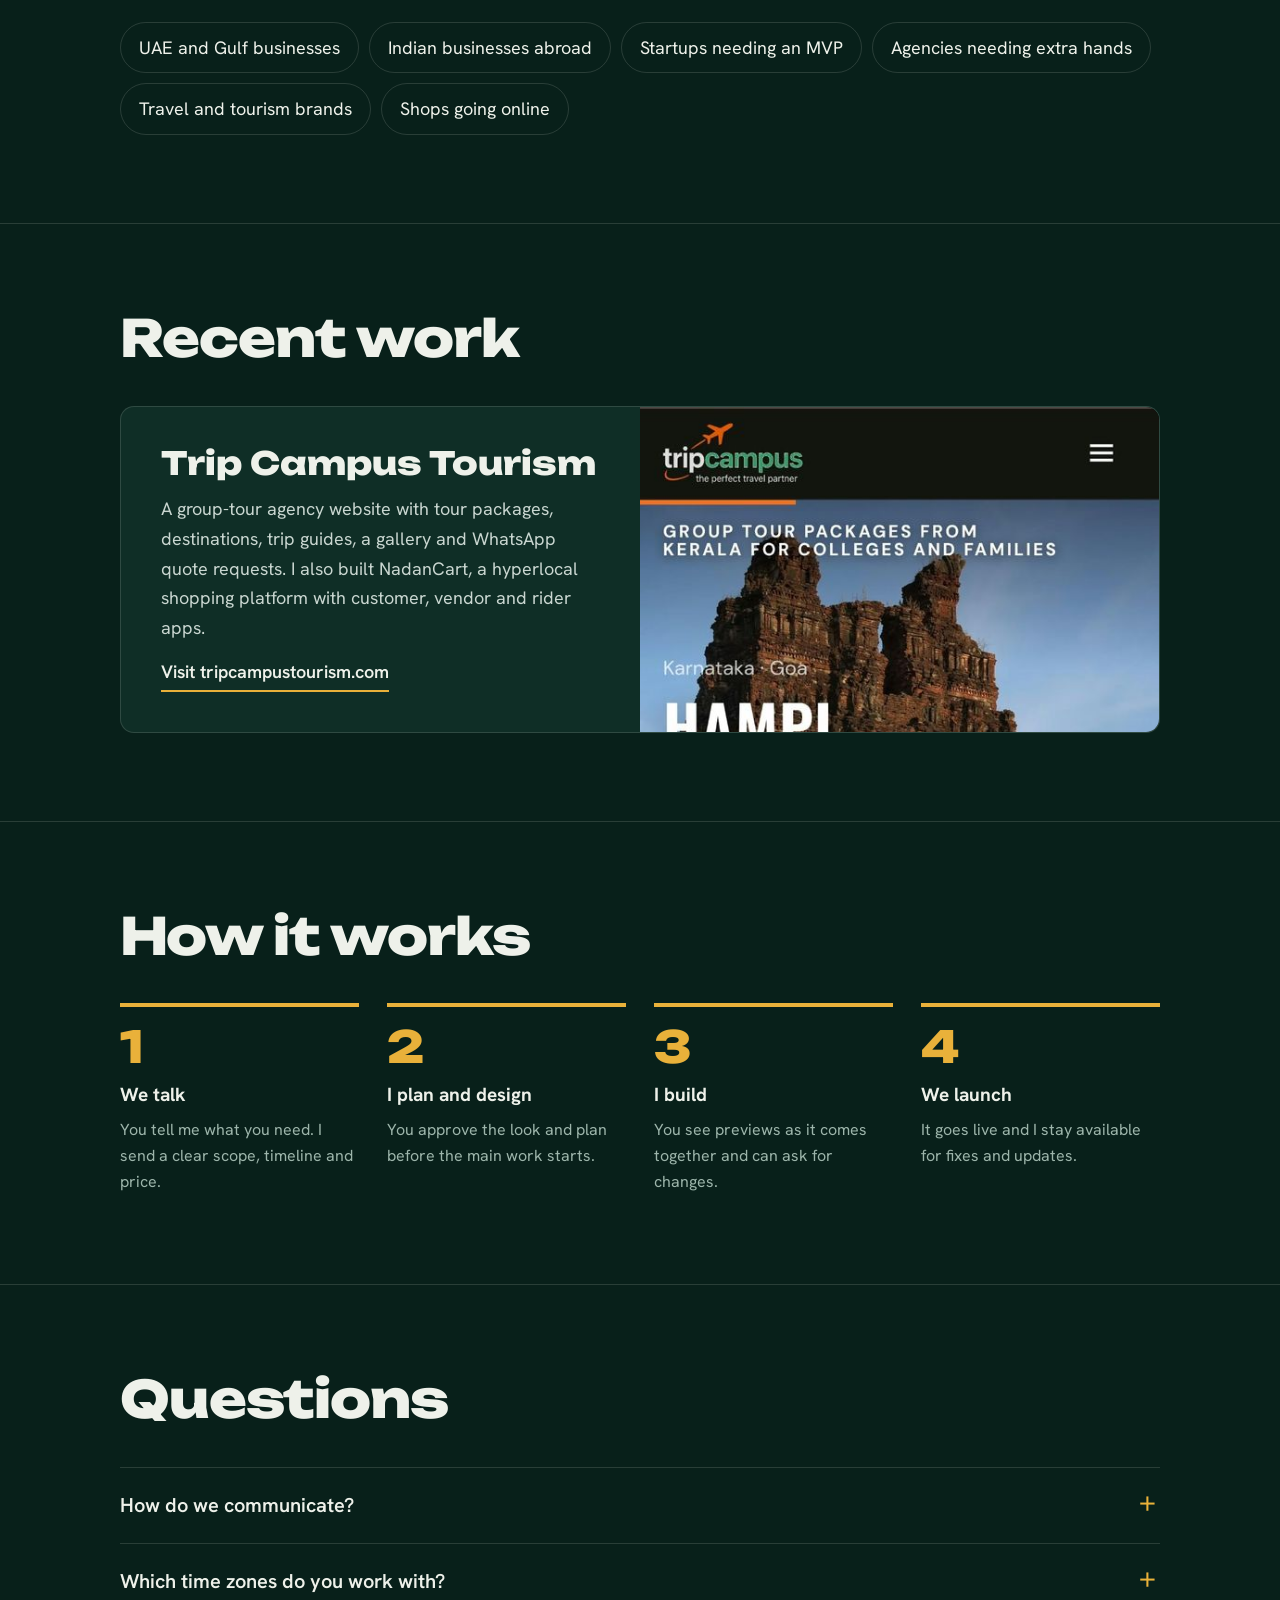
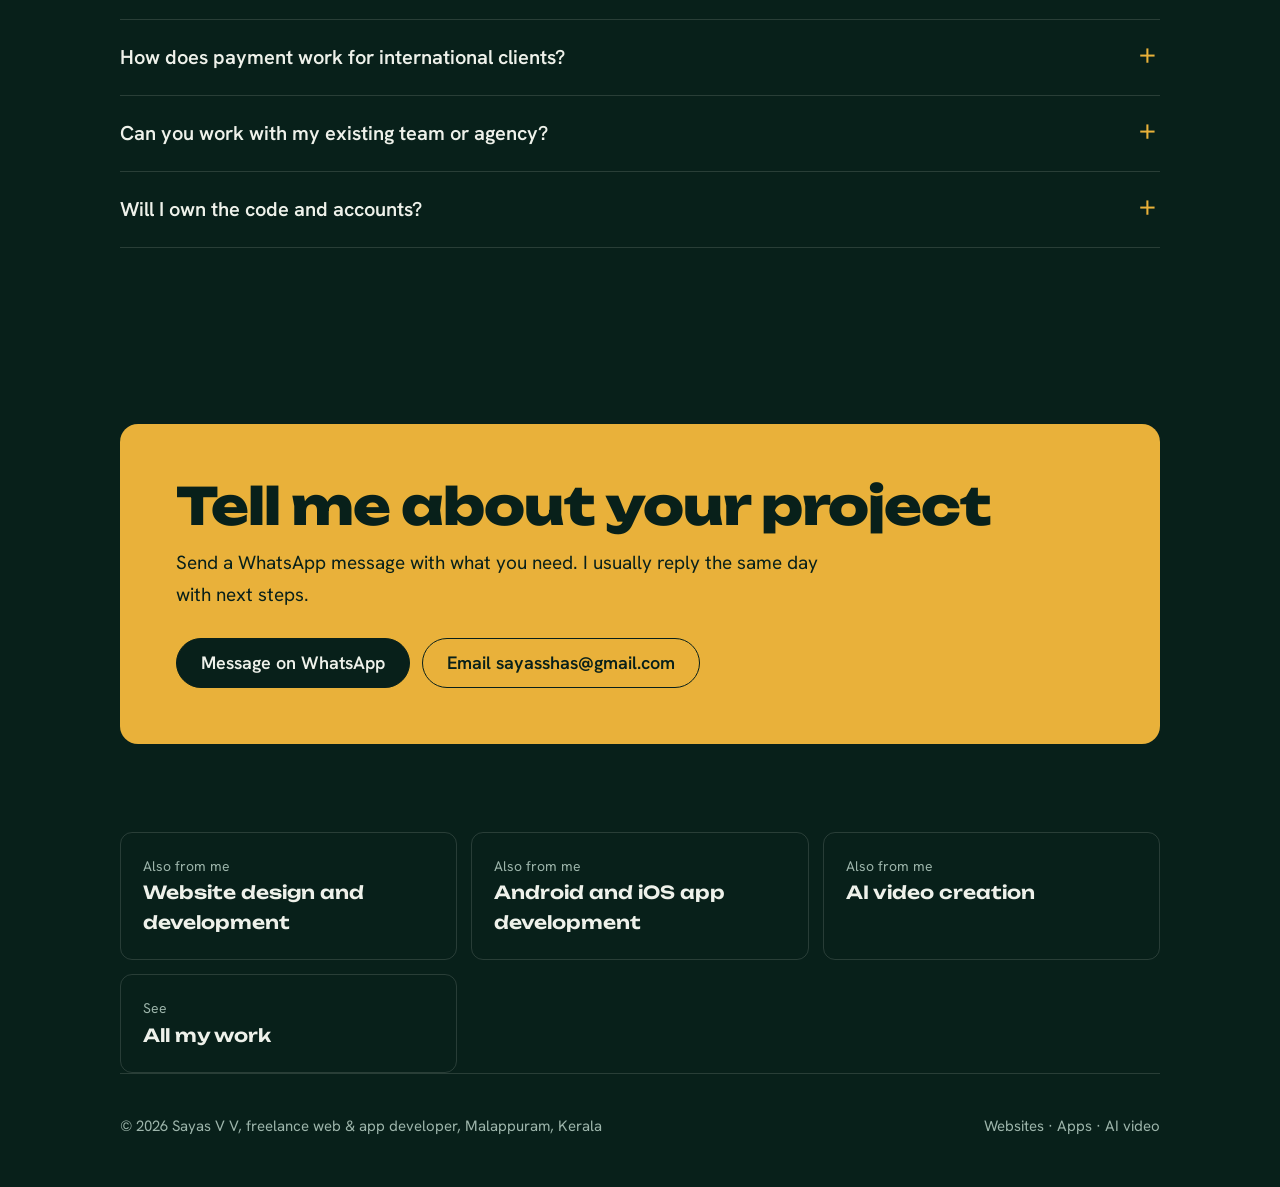
<file: hire-web-developer-india/index.html>
<!DOCTYPE html>
<html lang="en-IN" class="no-js">
<head>
<meta charset="utf-8">
<meta name="format-detection" content="telephone=no">
<meta name="viewport" content="width=device-width, initial-scale=1, viewport-fit=cover">
<title>Hire a Freelance Web &amp; App Developer from India | Sayas V V</title>
<meta name="description" content="Hire a freelance web and Flutter app developer from Kerala, India. Websites, web apps, mobile apps and AI video for clients in the UAE, Gulf, UK and beyond.">
<link rel="canonical" href="https://www.sayasvvportfolio.space/hire-web-developer-india/">
<meta name="robots" content="index, follow, max-image-preview:large">
<meta property="og:type" content="website">
<meta property="og:site_name" content="Sayas V V">
<meta property="og:locale" content="en_IN">
<meta property="og:title" content="Hire a Freelance Web &amp; App Developer from India | Sayas V V">
<meta property="og:description" content="Hire a freelance web and Flutter app developer from Kerala, India. Websites, web apps, mobile apps and AI video for clients in the UAE, Gulf, UK and beyond.">
<meta property="og:url" content="https://www.sayasvvportfolio.space/hire-web-developer-india/">
<meta property="og:image" content="https://www.sayasvvportfolio.space/og-image.jpg">
<meta name="twitter:card" content="summary_large_image">
<meta name="theme-color" content="#08201A">
<link rel="manifest" href="../site.webmanifest">
<meta name="msapplication-TileColor" content="#08201A">
<link rel="icon" href="../favicon.svg" type="image/svg+xml">
<link rel="apple-touch-icon" href="../apple-touch-icon.png">
<link rel="preconnect" href="https://fonts.googleapis.com">
<link rel="preconnect" href="https://fonts.gstatic.com" crossorigin>
<link href="https://fonts.googleapis.com/css2?family=Unbounded:wght@600;800&family=Hanken+Grotesk:wght@400;500;600&display=swap" rel="stylesheet">
<link rel="stylesheet" href="../assets/site.css">
<script type="application/ld+json">
{
 "@context": "https://schema.org",
 "@graph": [
  {
   "@type": "Service",
   "name": "Remote web and app development",
   "serviceType": "Remote web and app development",
   "url": "https://www.sayasvvportfolio.space/hire-web-developer-india/",
   "provider": {
    "@type": "Person",
    "@id": "https://www.sayasvvportfolio.space/#person",
    "name": "Sayas V V"
   },
   "areaServed": [
    {
     "@type": "Country",
     "name": "India"
    },
    {
     "@type": "Country",
     "name": "United Arab Emirates"
    },
    {
     "@type": "Country",
     "name": "Saudi Arabia"
    },
    {
     "@type": "Country",
     "name": "Qatar"
    },
    {
     "@type": "Country",
     "name": "Oman"
    },
    {
     "@type": "Country",
     "name": "Kuwait"
    },
    {
     "@type": "Country",
     "name": "Bahrain"
    },
    {
     "@type": "Country",
     "name": "United Kingdom"
    }
   ],
   "description": "Hire a freelance web and Flutter app developer from Kerala, India. Websites, web apps, mobile apps and AI video for clients in the UAE, Gulf, UK and beyond."
  },
  {
   "@type": "FAQPage",
   "mainEntity": [
    {
     "@type": "Question",
     "name": "How do we communicate?",
     "acceptedAnswer": {
      "@type": "Answer",
      "text": "WhatsApp, email and video calls. I share preview links as the work progresses so you can review it at any time."
     }
    },
    {
     "@type": "Question",
     "name": "Which time zones do you work with?",
     "acceptedAnswer": {
      "@type": "Answer",
      "text": "I am based in India (IST, UTC+5:30). That overlaps well with the Gulf and with mornings in Europe and the UK, and I schedule calls for other regions."
     }
    },
    {
     "@type": "Question",
     "name": "How does payment work for international clients?",
     "acceptedAnswer": {
      "@type": "Answer",
      "text": "We agree the currency, payment method and milestones in writing before work begins."
     }
    },
    {
     "@type": "Question",
     "name": "Can you work with my existing team or agency?",
     "acceptedAnswer": {
      "@type": "Answer",
      "text": "Yes. I can take on a defined part of a project, such as the mobile app or the website front end, and work alongside your team."
     }
    },
    {
     "@type": "Question",
     "name": "Will I own the code and accounts?",
     "acceptedAnswer": {
      "@type": "Answer",
      "text": "Yes. The code, domain, hosting and app store listings are set up in your name."
     }
    }
   ]
  },
  {
   "@type": "BreadcrumbList",
   "itemListElement": [
    {
     "@type": "ListItem",
     "position": 1,
     "name": "Home",
     "item": "https://www.sayasvvportfolio.space/"
    },
    {
     "@type": "ListItem",
     "position": 2,
     "name": "Remote web and app development",
     "item": "https://www.sayasvvportfolio.space/hire-web-developer-india/"
    }
   ]
  }
 ]
}
</script>
</head>
<body>
<header>
  <div class="wrap">
    <a class="brand" href="../">Sayas V V</a>
    <nav aria-label="Main">
      <a href="../#work">Work</a>
      <a href="../#services">Services</a>
      <a href="../#about">About</a>
      <a class="pill" href="https://wa.me/919207195219?text=Hi%20Sayas%2C%20I%27d%20like%20to%20discuss%20a%20project." target="_blank" rel="noopener">Start a project</a>
    </nav>
    <button class="menu-btn" id="menuBtn" aria-expanded="false" aria-controls="menu">Menu</button>
  </div>
</header>
<nav id="menu" aria-label="Mobile">
  <a href="../">Home</a>
  <a href="../#work">Work</a>
  <a href="../web-design-malappuram/">Websites</a>
  <a href="../app-development-kerala/">Apps</a>
  <a href="../ai-video-creation-kerala/">AI video</a>
  <a href="../#contact">Contact</a>
</nav>
<main>
  <div class="wrap">
    <p class="crumbs"><a href="../">Home</a> / Remote web and app development</p>
    <div class="hero">
      <h1 class="d">Hire a freelance web and app developer from India</h1>
      <p class="lede">I work with businesses in India, the UAE, the Gulf and further afield. You get one developer who designs, builds and launches your website or app, with clear communication and working hours that overlap with yours.</p>
      <div class="btns">
        <a class="btn solid" href="https://wa.me/919207195219?text=Hi%20Sayas%2C%20I%27d%20like%20to%20discuss%20a%20project." target="_blank" rel="noopener">Get a quote on WhatsApp</a>
        <a class="btn" href="tel:+919207195219">Call +91 92071 95219</a>
      </div>
    </div>
  </div>
  <div class="kasavu"></div>

  <section>
    <div class="wrap">
      <h2 class="rv">What you get</h2>
      <div class="grid"><div class="rv"><h3>Working hours that overlap</h3><p>Based in India (IST), with comfortable overlap for the Gulf, Europe and UK mornings, and scheduled calls for other time zones.</p></div><div class="rv"><h3>One person, end to end</h3><p>Design, front end, back end, hosting and launch, so nothing gets lost between agencies or freelancers.</p></div><div class="rv"><h3>Clear scope and price up front</h3><p>You get a written scope, timeline and price before work starts, with currency and payment terms agreed in advance.</p></div><div class="rv"><h3>Progress you can see</h3><p>Preview links throughout the build, so you review real pages and screens, not just reports.</p></div><div class="rv"><h3>Modern, maintainable stack</h3><p>React, Next.js, Prisma and Flutter, deployed on your own domain and hosting with SSL.</p></div><div class="rv"><h3>You own everything</h3><p>Code, domain, hosting and app store accounts stay in your name.</p></div></div>
    </div>
  </section>

  <section>
    <div class="wrap">
      <h2 class="rv">A good fit for</h2>
      <div class="fit rv"><span>UAE and Gulf businesses</span><span>Indian businesses abroad</span><span>Startups needing an MVP</span><span>Agencies needing extra hands</span><span>Travel and tourism brands</span><span>Shops going online</span></div>
    </div>
  </section>

  <section>
    <div class="wrap">
      <h2 class="rv">Recent work</h2>
      <article class="proof rv">
        <div class="info"><h3>Trip Campus Tourism</h3><p>A group-tour agency website with tour packages, destinations, trip guides, a gallery and WhatsApp quote requests. I also built NadanCart, a hyperlocal shopping platform with customer, vendor and rider apps.</p><a class="go" href="https://www.tripcampustourism.com" target="_blank" rel="noopener">Visit tripcampustourism.com</a></div>
        <div class="media "><img src="../assets/tripcampus-phone.jpg" alt="Trip Campus Tourism website on a phone" loading="lazy"></div>
      </article>
    </div>
  </section>

  <section>
    <div class="wrap">
      <h2 class="rv">How it works</h2>
      <div class="steps">
        <div class="rv"><h3>We talk</h3><p>You tell me what you need. I send a clear scope, timeline and price.</p></div>
        <div class="rv"><h3>I plan and design</h3><p>You approve the look and plan before the main work starts.</p></div>
        <div class="rv"><h3>I build</h3><p>You see previews as it comes together and can ask for changes.</p></div>
        <div class="rv"><h3>We launch</h3><p>It goes live and I stay available for fixes and updates.</p></div>
      </div>
    </div>
  </section>

  <section class="faq">
    <div class="wrap">
      <h2 class="rv">Questions</h2>
      <details class="rv"><summary>How do we communicate?</summary><p>WhatsApp, email and video calls. I share preview links as the work progresses so you can review it at any time.</p></details><details class="rv"><summary>Which time zones do you work with?</summary><p>I am based in India (IST, UTC+5:30). That overlaps well with the Gulf and with mornings in Europe and the UK, and I schedule calls for other regions.</p></details><details class="rv"><summary>How does payment work for international clients?</summary><p>We agree the currency, payment method and milestones in writing before work begins.</p></details><details class="rv"><summary>Can you work with my existing team or agency?</summary><p>Yes. I can take on a defined part of a project, such as the mobile app or the website front end, and work alongside your team.</p></details><details class="rv"><summary>Will I own the code and accounts?</summary><p>Yes. The code, domain, hosting and app store listings are set up in your name.</p></details>
    </div>
  </section>

  <div class="wrap">
    <div class="cta rv">
      <h2>Tell me about your project</h2>
      <p>Send a WhatsApp message with what you need. I usually reply the same day with next steps.</p>
      <div class="btns">
        <a class="btn solid" href="https://wa.me/919207195219?text=Hi%20Sayas%2C%20I%27d%20like%20to%20discuss%20a%20project." target="_blank" rel="noopener">Message on WhatsApp</a>
        <a class="btn" href="mailto:sayasshas@gmail.com?subject=Project%20enquiry">Email sayasshas@gmail.com</a>
      </div>
    </div>
    <div class="more"><a href="../web-design-malappuram/"><small>Also from me</small><b>Website design and development</b></a><a href="../app-development-kerala/"><small>Also from me</small><b>Android and iOS app development</b></a><a href="../ai-video-creation-kerala/"><small>Also from me</small><b>AI video creation</b></a><a href="../#work"><small>See</small><b>All my work</b></a></div>
  </div>
</main>

<div class="wrap">
  <footer>
    <span>© <span class="yr">2026</span> <a href="../">Sayas V V</a>, freelance web &amp; app developer, Malappuram, Kerala</span>
    <span><a href="../web-design-malappuram/">Websites</a> · <a href="../app-development-kerala/">Apps</a> · <a href="../ai-video-creation-kerala/">AI video</a></span>
  </footer>
</div>

<div class="m-cta">
  <a class="wa" href="https://wa.me/919207195219?text=Hi%20Sayas%2C%20I%27d%20like%20to%20discuss%20a%20project." target="_blank" rel="noopener">WhatsApp me</a>
  <a class="call" href="tel:+919207195219">Call</a>
</div>

<script>
(function(){
  var h=document.documentElement; h.classList.remove('no-js');
  document.querySelectorAll('.yr').forEach(function(e){e.textContent=new Date().getFullYear();});
  var b=document.getElementById('menuBtn');
  function set(o){h.classList.toggle('menu-open',o);b.setAttribute('aria-expanded',o);b.textContent=o?'Close':'Menu';document.body.style.overflow=o?'hidden':'';}
  b.addEventListener('click',function(){set(!h.classList.contains('menu-open'));});
  document.querySelectorAll('#menu a').forEach(function(a){a.addEventListener('click',function(){set(false);});});
  addEventListener('keydown',function(e){if(e.key==='Escape')set(false);});
  var mc=document.querySelector('.m-cta'),hb=document.querySelector('.hero .btns');
  if('IntersectionObserver' in window&&mc&&hb){new IntersectionObserver(function(e){mc.classList.toggle('show',!e[0].isIntersecting);}).observe(hb);}
  if(!('IntersectionObserver' in window)){document.querySelectorAll('.rv').forEach(function(e){e.classList.add('in');});return;}
  var io=new IntersectionObserver(function(en){en.forEach(function(x){if(x.isIntersecting){x.target.classList.add('in');io.unobserve(x.target);}});},{rootMargin:'0px 0px -8% 0px'});
  document.querySelectorAll('.rv').forEach(function(e,i){e.style.transitionDelay=(i%3)*0.06+'s';io.observe(e);});
})();
</script>
</body>
</html>
</file>
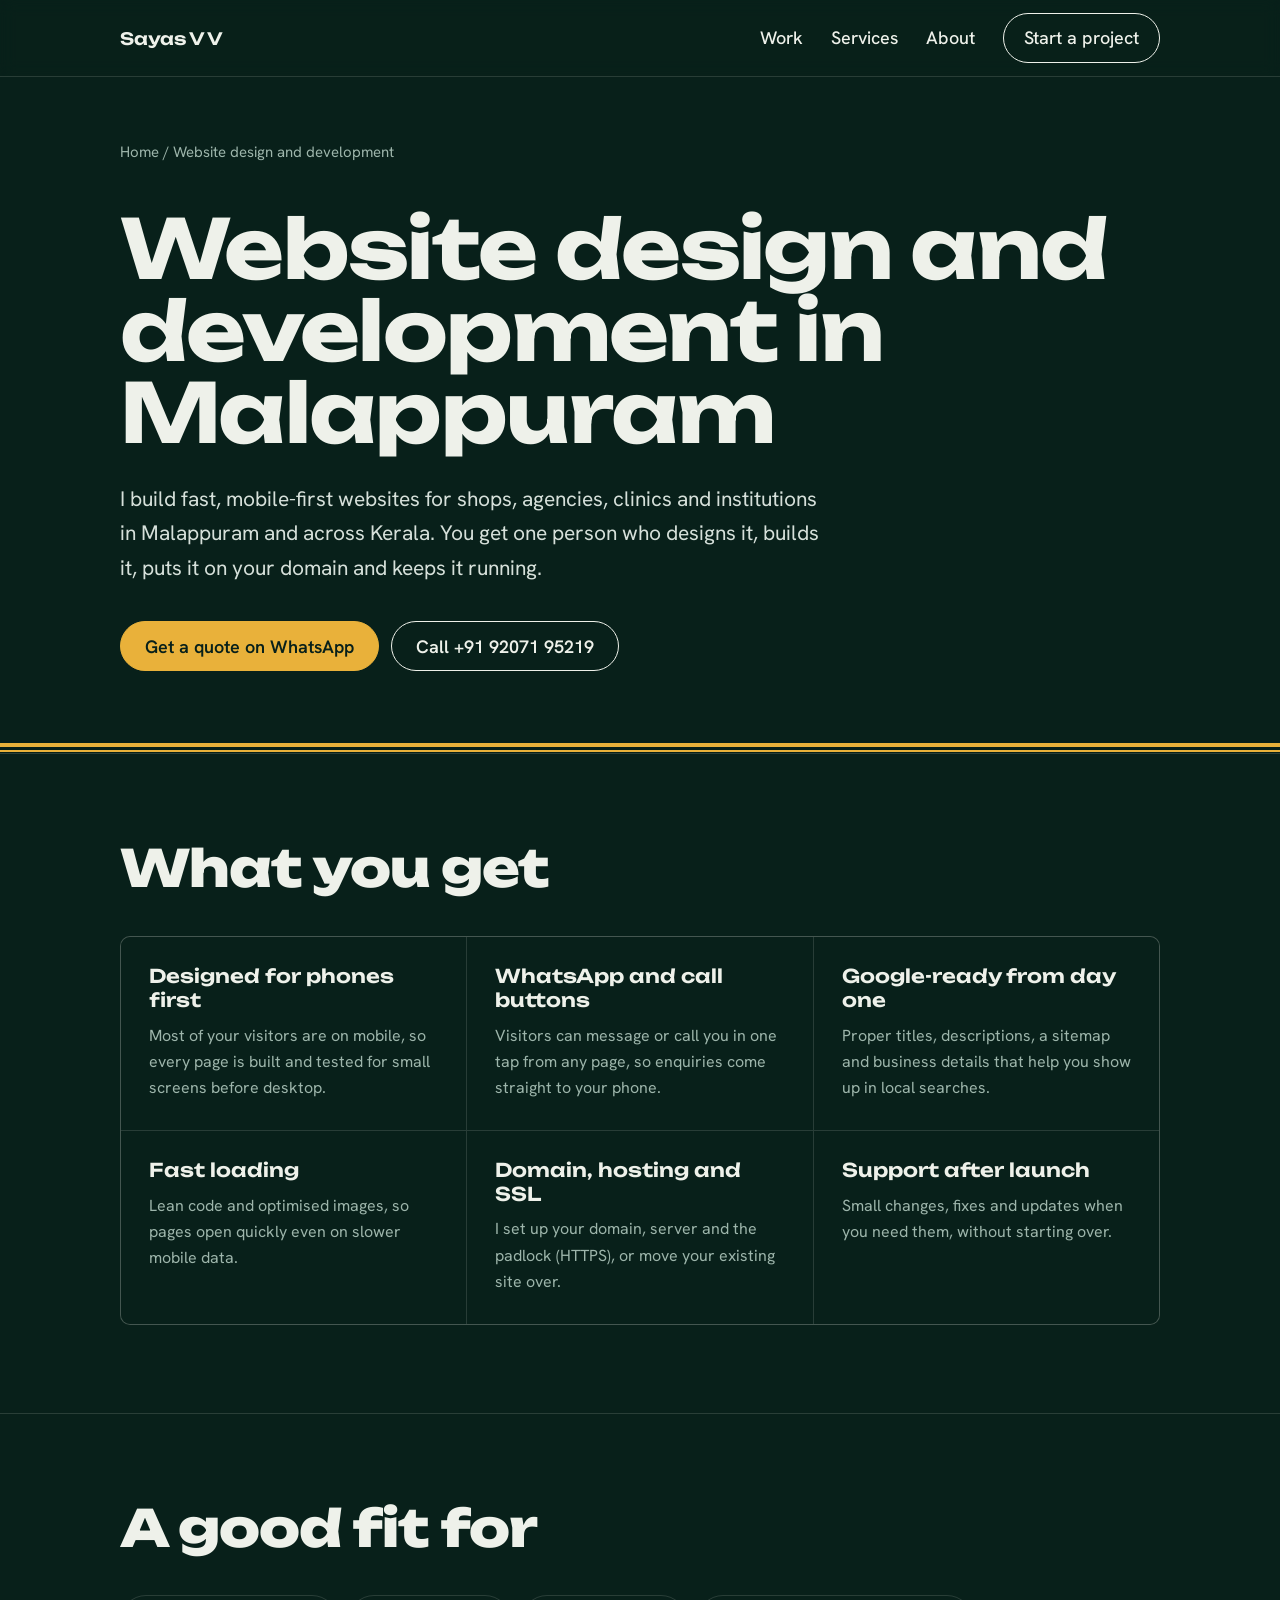
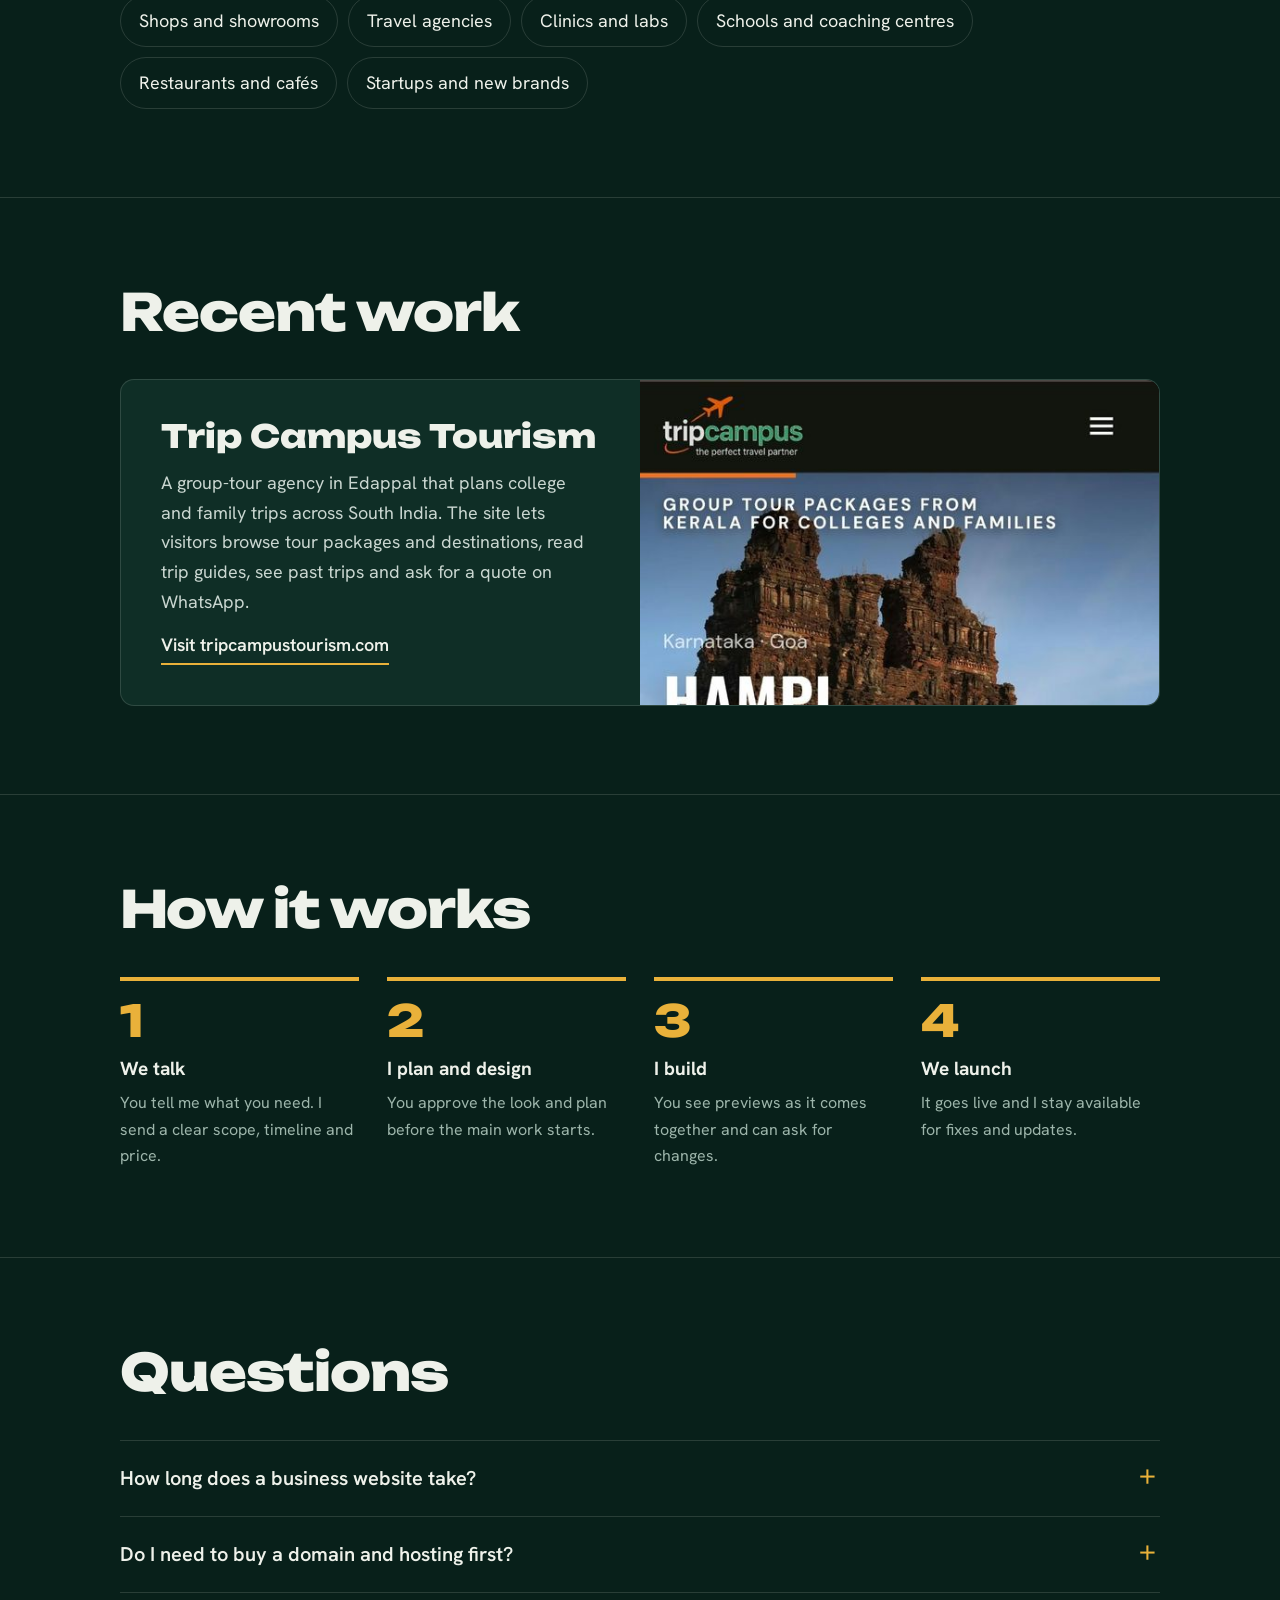
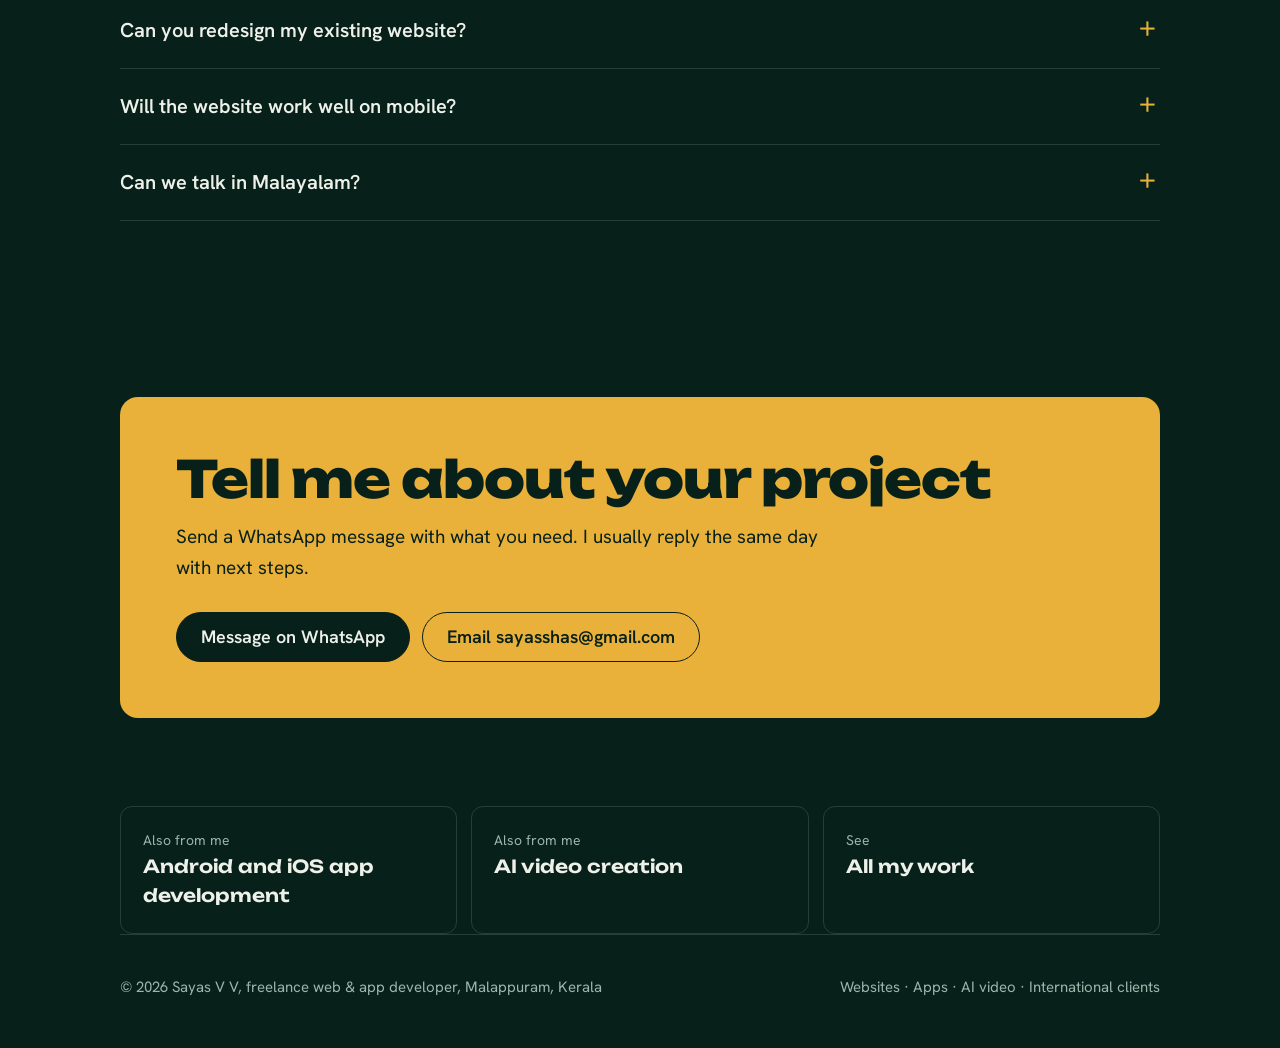
<file: web-design-malappuram/index.html>
<!DOCTYPE html>
<html lang="en-IN" class="no-js">
<head>
<meta charset="utf-8">
<meta name="format-detection" content="telephone=no">
<meta name="viewport" content="width=device-width, initial-scale=1, viewport-fit=cover">
<title>Website Design &amp; Development in Malappuram | Sayas V V</title>
<meta name="description" content="Website design and development in Malappuram, Kerala. Fast, mobile-first business websites with WhatsApp enquiries, SEO basics and hosting. Get a free quote.">
<link rel="canonical" href="https://www.sayasvvportfolio.space/web-design-malappuram/">
<meta name="robots" content="index, follow, max-image-preview:large">
<meta property="og:type" content="website">
<meta property="og:site_name" content="Sayas V V">
<meta property="og:locale" content="en_IN">
<meta property="og:title" content="Website Design &amp; Development in Malappuram | Sayas V V">
<meta property="og:description" content="Website design and development in Malappuram, Kerala. Fast, mobile-first business websites with WhatsApp enquiries, SEO basics and hosting. Get a free quote.">
<meta property="og:url" content="https://www.sayasvvportfolio.space/web-design-malappuram/">
<meta property="og:image" content="https://www.sayasvvportfolio.space/og-image.jpg">
<meta name="twitter:card" content="summary_large_image">
<meta name="theme-color" content="#08201A">
<link rel="manifest" href="../site.webmanifest">
<meta name="msapplication-TileColor" content="#08201A">
<link rel="icon" href="../favicon.svg" type="image/svg+xml">
<link rel="apple-touch-icon" href="../apple-touch-icon.png">
<link rel="preconnect" href="https://fonts.googleapis.com">
<link rel="preconnect" href="https://fonts.gstatic.com" crossorigin>
<link href="https://fonts.googleapis.com/css2?family=Unbounded:wght@600;800&family=Hanken+Grotesk:wght@400;500;600&display=swap" rel="stylesheet">
<link rel="stylesheet" href="../assets/site.css">
<script type="application/ld+json">
{
 "@context": "https://schema.org",
 "@graph": [
  {
   "@type": "Service",
   "name": "Website design and development",
   "serviceType": "Website design and development",
   "url": "https://www.sayasvvportfolio.space/web-design-malappuram/",
   "provider": {
    "@type": "Person",
    "@id": "https://www.sayasvvportfolio.space/#person",
    "name": "Sayas V V"
   },
   "areaServed": [
    {
     "@type": "City",
     "name": "Malappuram"
    },
    {
     "@type": "State",
     "name": "Kerala"
    }
   ],
   "description": "Website design and development in Malappuram, Kerala. Fast, mobile-first business websites with WhatsApp enquiries, SEO basics and hosting. Get a free quote."
  },
  {
   "@type": "FAQPage",
   "mainEntity": [
    {
     "@type": "Question",
     "name": "How long does a business website take?",
     "acceptedAnswer": {
      "@type": "Answer",
      "text": "It depends on the number of pages and how quickly content is ready. A simple business website is usually the quickest kind of project; I will give you a clear timeline with the quote."
     }
    },
    {
     "@type": "Question",
     "name": "Do I need to buy a domain and hosting first?",
     "acceptedAnswer": {
      "@type": "Answer",
      "text": "No. I can help you choose and buy a domain, set up hosting and SSL, or use the ones you already have."
     }
    },
    {
     "@type": "Question",
     "name": "Can you redesign my existing website?",
     "acceptedAnswer": {
      "@type": "Answer",
      "text": "Yes. I can rebuild an old site with a fresh design, faster pages and better mobile layout, and move it to new hosting if needed."
     }
    },
    {
     "@type": "Question",
     "name": "Will the website work well on mobile?",
     "acceptedAnswer": {
      "@type": "Answer",
      "text": "Yes. Every site is designed for phones first and tested on different screen sizes before launch."
     }
    },
    {
     "@type": "Question",
     "name": "Can we talk in Malayalam?",
     "acceptedAnswer": {
      "@type": "Answer",
      "text": "Yes. I work in Malayalam, English, Tamil and Hindi."
     }
    }
   ]
  },
  {
   "@type": "BreadcrumbList",
   "itemListElement": [
    {
     "@type": "ListItem",
     "position": 1,
     "name": "Home",
     "item": "https://www.sayasvvportfolio.space/"
    },
    {
     "@type": "ListItem",
     "position": 2,
     "name": "Website design and development",
     "item": "https://www.sayasvvportfolio.space/web-design-malappuram/"
    }
   ]
  }
 ]
}
</script>
</head>
<body>
<header>
  <div class="wrap">
    <a class="brand" href="../">Sayas V V</a>
    <nav aria-label="Main">
      <a href="../#work">Work</a>
      <a href="../#services">Services</a>
      <a href="../#about">About</a>
      <a class="pill" href="https://wa.me/919207195219?text=Hi%20Sayas%2C%20I%27d%20like%20to%20discuss%20a%20project." target="_blank" rel="noopener">Start a project</a>
    </nav>
    <button class="menu-btn" id="menuBtn" aria-expanded="false" aria-controls="menu">Menu</button>
  </div>
</header>
<nav id="menu" aria-label="Mobile">
  <a href="../">Home</a>
  <a href="../#work">Work</a>
  <a href="../web-design-malappuram/">Websites</a>
  <a href="../app-development-kerala/">Apps</a>
  <a href="../ai-video-creation-kerala/">AI video</a>
  <a href="../hire-web-developer-india/">International</a>
  <a href="../#contact">Contact</a>
</nav>
<main>
  <div class="wrap">
    <p class="crumbs"><a href="../">Home</a> / Website design and development</p>
    <div class="hero">
      <h1 class="d">Website design and development in Malappuram</h1>
      <p class="lede">I build fast, mobile-first websites for shops, agencies, clinics and institutions in Malappuram and across Kerala. You get one person who designs it, builds it, puts it on your domain and keeps it running.</p>
      <div class="btns">
        <a class="btn solid" href="https://wa.me/919207195219?text=Hi%20Sayas%2C%20I%27d%20like%20to%20discuss%20a%20project." target="_blank" rel="noopener">Get a quote on WhatsApp</a>
        <a class="btn" href="tel:+919207195219">Call +91 92071 95219</a>
      </div>
    </div>
  </div>
  <div class="kasavu"></div>

  <section>
    <div class="wrap">
      <h2 class="rv">What you get</h2>
      <div class="grid"><div class="rv"><h3>Designed for phones first</h3><p>Most of your visitors are on mobile, so every page is built and tested for small screens before desktop.</p></div><div class="rv"><h3>WhatsApp and call buttons</h3><p>Visitors can message or call you in one tap from any page, so enquiries come straight to your phone.</p></div><div class="rv"><h3>Google-ready from day one</h3><p>Proper titles, descriptions, a sitemap and business details that help you show up in local searches.</p></div><div class="rv"><h3>Fast loading</h3><p>Lean code and optimised images, so pages open quickly even on slower mobile data.</p></div><div class="rv"><h3>Domain, hosting and SSL</h3><p>I set up your domain, server and the padlock (HTTPS), or move your existing site over.</p></div><div class="rv"><h3>Support after launch</h3><p>Small changes, fixes and updates when you need them, without starting over.</p></div></div>
    </div>
  </section>

  <section>
    <div class="wrap">
      <h2 class="rv">A good fit for</h2>
      <div class="fit rv"><span>Shops and showrooms</span><span>Travel agencies</span><span>Clinics and labs</span><span>Schools and coaching centres</span><span>Restaurants and cafés</span><span>Startups and new brands</span></div>
    </div>
  </section>

  <section>
    <div class="wrap">
      <h2 class="rv">Recent work</h2>
      <article class="proof rv">
        <div class="info"><h3>Trip Campus Tourism</h3><p>A group-tour agency in Edappal that plans college and family trips across South India. The site lets visitors browse tour packages and destinations, read trip guides, see past trips and ask for a quote on WhatsApp.</p><a class="go" href="https://www.tripcampustourism.com" target="_blank" rel="noopener">Visit tripcampustourism.com</a></div>
        <div class="media "><img src="../assets/tripcampus-phone.jpg" alt="Trip Campus Tourism website on a phone" loading="lazy"></div>
      </article>
    </div>
  </section>

  <section>
    <div class="wrap">
      <h2 class="rv">How it works</h2>
      <div class="steps">
        <div class="rv"><h3>We talk</h3><p>You tell me what you need. I send a clear scope, timeline and price.</p></div>
        <div class="rv"><h3>I plan and design</h3><p>You approve the look and plan before the main work starts.</p></div>
        <div class="rv"><h3>I build</h3><p>You see previews as it comes together and can ask for changes.</p></div>
        <div class="rv"><h3>We launch</h3><p>It goes live and I stay available for fixes and updates.</p></div>
      </div>
    </div>
  </section>

  <section class="faq">
    <div class="wrap">
      <h2 class="rv">Questions</h2>
      <details class="rv"><summary>How long does a business website take?</summary><p>It depends on the number of pages and how quickly content is ready. A simple business website is usually the quickest kind of project; I will give you a clear timeline with the quote.</p></details><details class="rv"><summary>Do I need to buy a domain and hosting first?</summary><p>No. I can help you choose and buy a domain, set up hosting and SSL, or use the ones you already have.</p></details><details class="rv"><summary>Can you redesign my existing website?</summary><p>Yes. I can rebuild an old site with a fresh design, faster pages and better mobile layout, and move it to new hosting if needed.</p></details><details class="rv"><summary>Will the website work well on mobile?</summary><p>Yes. Every site is designed for phones first and tested on different screen sizes before launch.</p></details><details class="rv"><summary>Can we talk in Malayalam?</summary><p>Yes. I work in Malayalam, English, Tamil and Hindi.</p></details>
    </div>
  </section>

  <div class="wrap">
    <div class="cta rv">
      <h2>Tell me about your project</h2>
      <p>Send a WhatsApp message with what you need. I usually reply the same day with next steps.</p>
      <div class="btns">
        <a class="btn solid" href="https://wa.me/919207195219?text=Hi%20Sayas%2C%20I%27d%20like%20to%20discuss%20a%20project." target="_blank" rel="noopener">Message on WhatsApp</a>
        <a class="btn" href="mailto:sayasshas@gmail.com?subject=Project%20enquiry">Email sayasshas@gmail.com</a>
      </div>
    </div>
    <div class="more"><a href="../app-development-kerala/"><small>Also from me</small><b>Android and iOS app development</b></a><a href="../ai-video-creation-kerala/"><small>Also from me</small><b>AI video creation</b></a><a href="../#work"><small>See</small><b>All my work</b></a></div>
  </div>
</main>

<div class="wrap">
  <footer>
    <span>© <span class="yr">2026</span> <a href="../">Sayas V V</a>, freelance web &amp; app developer, Malappuram, Kerala</span>
    <span><a href="../web-design-malappuram/">Websites</a> · <a href="../app-development-kerala/">Apps</a> · <a href="../ai-video-creation-kerala/">AI video</a> · <a href="../hire-web-developer-india/">International clients</a></span>
  </footer>
</div>

<div class="m-cta">
  <a class="wa" href="https://wa.me/919207195219?text=Hi%20Sayas%2C%20I%27d%20like%20to%20discuss%20a%20project." target="_blank" rel="noopener">WhatsApp me</a>
  <a class="call" href="tel:+919207195219">Call</a>
</div>

<script>
(function(){
  var h=document.documentElement; h.classList.remove('no-js');
  document.querySelectorAll('.yr').forEach(function(e){e.textContent=new Date().getFullYear();});
  var b=document.getElementById('menuBtn');
  function set(o){h.classList.toggle('menu-open',o);b.setAttribute('aria-expanded',o);b.textContent=o?'Close':'Menu';document.body.style.overflow=o?'hidden':'';}
  b.addEventListener('click',function(){set(!h.classList.contains('menu-open'));});
  document.querySelectorAll('#menu a').forEach(function(a){a.addEventListener('click',function(){set(false);});});
  addEventListener('keydown',function(e){if(e.key==='Escape')set(false);});
  var mc=document.querySelector('.m-cta'),hb=document.querySelector('.hero .btns');
  if('IntersectionObserver' in window&&mc&&hb){new IntersectionObserver(function(e){mc.classList.toggle('show',!e[0].isIntersecting);}).observe(hb);}
  if(!('IntersectionObserver' in window)){document.querySelectorAll('.rv').forEach(function(e){e.classList.add('in');});return;}
  var io=new IntersectionObserver(function(en){en.forEach(function(x){if(x.isIntersecting){x.target.classList.add('in');io.unobserve(x.target);}});},{rootMargin:'0px 0px -8% 0px'});
  document.querySelectorAll('.rv').forEach(function(e,i){e.style.transitionDelay=(i%3)*0.06+'s';io.observe(e);});
})();
</script>
</body>
</html>
</file>
<file: assets/site.css>
/* Shared styles for service pages — Backwater design */
:root{
  --ink:#08201A; --ink-2:#0F2E26; --paper:#EEF1EA; --gold:#E9B13A; --mist:#9DB5AB; --line:rgba(238,241,234,.14);
}
*{box-sizing:border-box}
html{-webkit-text-size-adjust:100%;text-size-adjust:100%}
html{background:var(--ink)}
body{margin:0;background:var(--ink);color:var(--paper);font:18px/1.65 "Hanken Grotesk",system-ui,sans-serif;-webkit-font-smoothing:antialiased;overflow-x:hidden}
a{color:inherit}
img{display:block;max-width:100%}
:focus-visible{outline:2px solid var(--gold);outline-offset:4px;border-radius:2px}
.d{font-family:Unbounded,system-ui,sans-serif;letter-spacing:-.02em;line-height:1}
.wrap{max-width:1120px;margin:0 auto;padding:0 40px}
.kasavu{height:10px;background:linear-gradient(var(--gold),var(--gold)) 0 0/100% 4px no-repeat,linear-gradient(var(--gold),var(--gold)) 0 7px/100% 2px no-repeat}

/* header */
header{position:sticky;top:0;z-index:40;background:rgba(8,32,26,.92);background:color-mix(in srgb,var(--ink) 88%,transparent);-webkit-backdrop-filter:blur(8px);backdrop-filter:blur(8px);border-bottom:1px solid var(--line)}
header .wrap{display:flex;justify-content:space-between;align-items:center;height:76px}
.brand{font:600 17px Unbounded,sans-serif;text-decoration:none}
header nav{display:flex;gap:28px;align-items:center}
header nav a{text-decoration:none;font-weight:500}
header nav a:hover{color:var(--gold)}
header nav a.pill{border:1.5px solid var(--paper);border-radius:40px;padding:9px 20px}
.menu-btn{display:none;background:none;border:1.5px solid var(--paper);color:var(--paper);border-radius:40px;height:44px;padding:0 18px;font:600 15px "Hanken Grotesk",sans-serif;cursor:pointer}
#menu{position:fixed;inset:0;z-index:39;background:var(--ink);display:flex;flex-direction:column;justify-content:flex-end;padding:100px 20px 40px;opacity:0;visibility:hidden;transition:opacity .3s,visibility .3s}
.menu-open #menu{opacity:1;visibility:visible}
#menu a{font:800 clamp(34px,10vw,56px)/1.15 Unbounded,sans-serif;text-decoration:none;padding:4px 0}

/* breadcrumb + hero */
.crumbs{font-size:15px;color:var(--mist);padding-top:48px}
.crumbs a{text-decoration:none}
.crumbs a:hover{color:var(--gold)}
.hero{padding:28px 0 72px}
.hero h1{font-size:clamp(40px,6.4vw,84px);margin:0 0 28px;max-width:14em}
.hero .lede{font-size:21px;max-width:34em;margin:0 0 36px;color:#D6E0DA}
.btns{display:flex;gap:12px;flex-wrap:wrap}
.btn{display:inline-flex;align-items:center;min-height:50px;padding:0 24px;border-radius:40px;font-weight:600;text-decoration:none;border:1.5px solid var(--paper)}
.btn.solid{background:var(--gold);border-color:var(--gold);color:var(--ink)}
.btn:hover{transform:translateY(-1px)}

section{padding:88px 0;border-top:1px solid var(--line)}
h2{font:800 clamp(30px,4vw,52px)/1.05 Unbounded,sans-serif;margin:0 0 40px;letter-spacing:-.02em}
.lead{color:var(--mist);max-width:36em;margin:-22px 0 40px}

/* feature grid */
.grid{display:grid;grid-template-columns:repeat(3,1fr);gap:1px;background:var(--line);border:1px solid var(--line);border-radius:10px;overflow:hidden}
.grid div{background:var(--ink);padding:28px}
.grid h3{font:600 19px/1.25 Unbounded,sans-serif;margin:0 0 10px}
.grid p{margin:0;color:var(--mist);font-size:16px}

/* fit list */
.fit{display:flex;flex-wrap:wrap;gap:10px}
.fit span{border:1px solid var(--line);border-radius:40px;padding:10px 18px}

/* proof */
.proof{display:grid;grid-template-columns:1fr 1fr;background:var(--ink-2);border:1px solid var(--line);border-radius:14px;overflow:hidden}
.proof .info{padding:40px;display:flex;flex-direction:column;gap:14px}
.proof .info p{margin:0;color:#C9D6D0}
.proof h3{font:800 32px/1.05 Unbounded,sans-serif;margin:0}
.proof .media{min-height:320px;position:relative;background:#0b0b0b}
.proof .media img{position:absolute;inset:0;width:100%;height:100%;object-fit:cover;object-position:top}
.proof .media.cart{background:#FEF8EC;display:grid;place-items:center}
.proof .media.cart img{position:static;width:70%;height:auto}
.proof a.go{align-self:flex-start;font-weight:600;text-decoration:none;border-bottom:2px solid var(--gold);padding-bottom:3px;margin-top:auto}

/* steps */
.steps{display:grid;grid-template-columns:repeat(4,1fr);gap:28px;counter-reset:s}
.steps div{counter-increment:s;border-top:4px solid var(--gold);padding-top:18px}
.steps div::before{content:counter(s);font:800 44px/1 Unbounded,sans-serif;color:var(--gold);display:block;margin-bottom:10px}
.steps h3{margin:0 0 6px;font-size:19px}
.steps p{margin:0;color:var(--mist);font-size:16px}

/* storyboard (AI video page) */
.board{display:grid;grid-template-columns:repeat(3,1fr);gap:18px}
.frame{border-radius:12px;overflow:hidden;border:1px solid var(--line);background:var(--ink-2)}
.frame .shot{aspect-ratio:9/12;position:relative;display:flex;align-items:flex-end;padding:18px;font:600 15px "Hanken Grotesk",sans-serif;color:#fff;overflow:hidden}
.frame .shot::after{content:"";position:absolute;inset:0;background:linear-gradient(0deg,rgba(0,0,0,.55),transparent 55%)}
.frame .shot span{position:relative;z-index:1}
.frame .cap{padding:16px 18px;font-size:15px;color:var(--mist)}
.frame .cap b{color:var(--paper);display:block;margin-bottom:2px}
.s1{background:linear-gradient(170deg,#F7B267 0%,#F4845F 38%,#2E6B4F 70%,#123826 100%)}
.s2{background:linear-gradient(175deg,#F9C784 0%,#E8775A 40%,#8C4A2F 72%,#3B2416 100%)}
.s3{background:linear-gradient(180deg,#FFB86B 0%,#FF7E5F 35%,#2C7DA0 70%,#0F3D56 100%)}
.shot i{position:absolute;left:0;right:0;bottom:30%;height:2px;background:rgba(255,255,255,.35);animation:pan 6s linear infinite}
@keyframes pan{0%{transform:translateX(-30%)}100%{transform:translateX(30%)}}

/* faq */
.faq details{border-top:1px solid var(--line);padding:6px 0}
.faq details:last-child{border-bottom:1px solid var(--line)}
.faq summary{cursor:pointer;list-style:none;font:600 20px/1.35 "Hanken Grotesk",sans-serif;padding:18px 40px 18px 0;position:relative}
.faq summary::-webkit-details-marker{display:none}
.faq summary::marker{content:""}
.faq summary::after{content:"+";position:absolute;right:4px;top:12px;font:400 30px/1 "Hanken Grotesk",sans-serif;color:var(--gold);transition:transform .3s}
.faq details[open] summary::after{transform:rotate(45deg)}
.faq details p{margin:0 0 20px;color:#C9D6D0;max-width:44em}

/* cta + more + footer */
.cta{background:var(--gold);color:var(--ink);border-radius:18px;padding:56px;margin:88px 0}
.cta h2{margin-bottom:14px}
.cta p{max-width:34em;margin:0 0 28px;font-size:19px}
.cta .btn{border-color:var(--ink)}
.cta .btn.solid{background:var(--ink);color:var(--paper);border-color:var(--ink)}
.more{display:grid;grid-template-columns:repeat(3,1fr);gap:14px}
.more a{border:1px solid var(--line);border-radius:12px;padding:22px;text-decoration:none;transition:border-color .2s,background .2s}
.more a:hover{border-color:var(--gold);background:var(--ink-2)}
.more small{display:block;color:var(--mist);font-size:14px}
.more b{font:600 18px Unbounded,sans-serif}
footer{display:flex;justify-content:space-between;flex-wrap:wrap;gap:12px;color:var(--mist);font-size:15px;padding:40px 0 48px;border-top:1px solid var(--line)}
footer a{text-decoration:none}
footer a:hover{color:var(--gold)}
.m-cta{display:none}

/* reveal */
.rv{opacity:0;transform:translateY(30px);transition:opacity .8s ease,transform .8s cubic-bezier(.2,.8,.2,1)}
.rv.in{opacity:1;transform:none}
.no-js .rv{opacity:1;transform:none}

@media (max-width:900px){
  .wrap{padding:0 20px}
  header .wrap{height:68px}
  header nav{display:none}
  .menu-btn{display:inline-flex;align-items:center}
  .grid{grid-template-columns:1fr 1fr}
  .proof{grid-template-columns:1fr}
  .proof .media{min-height:240px;order:-1}
  .proof .info{padding:26px}
  .steps{grid-template-columns:1fr 1fr}
  .board{grid-template-columns:1fr 1fr 1fr;gap:10px}
  .frame .cap{padding:10px;font-size:13px}
  .frame .shot{padding:10px;font-size:12px}
  .more{grid-template-columns:1fr}
  .cta{padding:36px 24px;margin:64px 0 110px}
  section{padding:64px 0}
  .m-cta{display:grid;grid-template-columns:1fr 1fr;gap:10px;position:fixed;left:12px;right:12px;bottom:calc(12px + env(safe-area-inset-bottom));z-index:38;transform:translateY(150%);transition:transform .45s cubic-bezier(.2,.8,.2,1)}
  .m-cta.show{transform:none}
  .m-cta a{height:52px;border-radius:30px;display:flex;align-items:center;justify-content:center;font-weight:600;text-decoration:none;box-shadow:0 10px 30px rgba(0,0,0,.35)}
  .m-cta .wa{background:var(--gold);color:var(--ink)}
  .m-cta .call{background:var(--paper);color:var(--ink)}
  footer{padding-bottom:100px}
}
@media (max-width:560px){
  .hero .lede{font-size:18px}
  .grid,.steps{grid-template-columns:1fr}
  .board{grid-template-columns:1fr;gap:14px}
  .frame{display:grid;grid-template-columns:110px 1fr}
  .frame .shot{aspect-ratio:auto;min-height:130px}
  .frame .cap{padding:14px;font-size:14px}
}
@media (prefers-reduced-motion:reduce){
  .rv{opacity:1;transform:none;transition:none}
  .shot i{animation:none}
}
</file>
